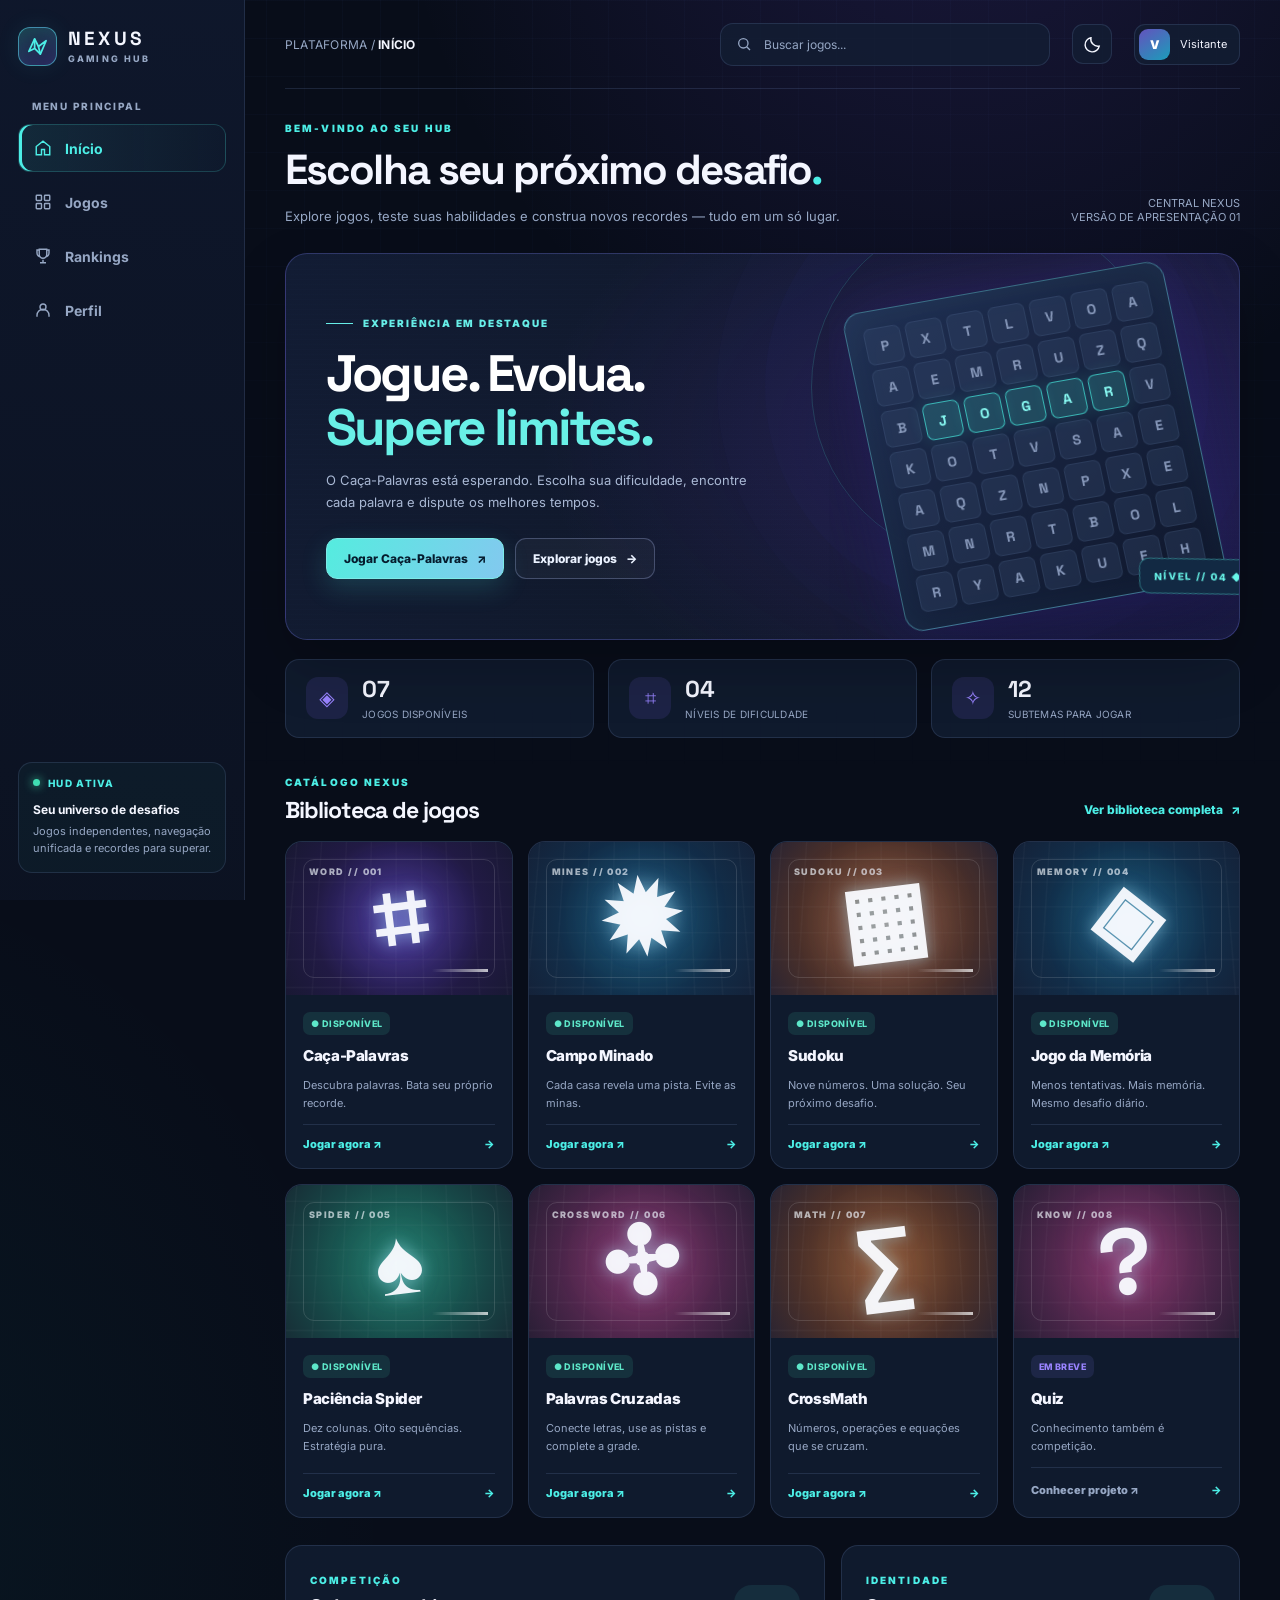
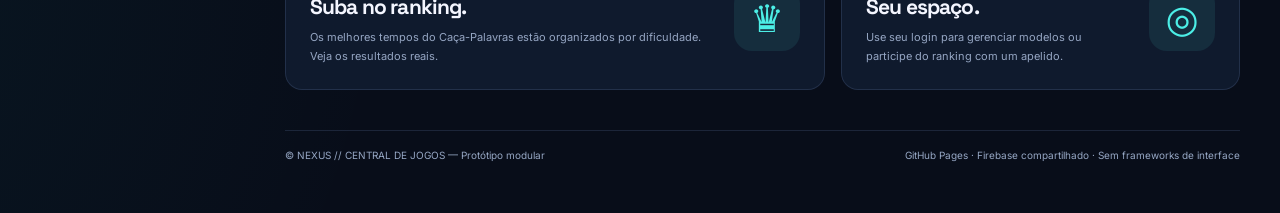
<file: index.html>
<!DOCTYPE html>
<html lang="pt-BR" data-mode="dark">
<head>
  <meta charset="UTF-8">
  <meta name="viewport" content="width=device-width, initial-scale=1">
  <meta name="theme-color" content="#080d19">
  <meta name="description" content="Central de Jogos Nexus: desafios, raciocínio e rankings. Explore Caça-Palavras, Campo Minado, Sudoku, Memória, Paciência Spider, Palavras Cruzadas e CrossMath.">
  <title>NEXUS | Central de Jogos</title>
  <link rel="stylesheet" href="./assets/css/hud.css">
  <script>
    // Preserva links antigos de modelos salvos, que antes abriam na raiz.
    const legacy = new URL(location.href);
    if (legacy.searchParams.has('modelo')) {
      const destination = new URL('./jogos/caca-palavras/', legacy);
      destination.search = legacy.search;
      destination.hash = legacy.hash;
      location.replace(destination.href);
    }
  </script>
</head>
<body>
  <div class="shell">
    <aside class="sidebar" aria-label="Navegação principal">
      <a class="logo" href="#inicio" aria-label="NEXUS, voltar ao início">
        <span class="logo-mark" aria-hidden="true">
          <svg viewBox="0 0 24 24" fill="none" stroke-width="1.8" stroke-linejoin="round"><path d="M3 17 9 4l4 8 8-6-6 14-6-6-6 3Z"/><path d="M9 4v10M13 12l2 8"/></svg>
        </span>
        <span class="logo-copy"><strong>NEXUS</strong><small>GAMING HUB</small></span>
      </a>

      <div>
        <div class="side-label">MENU PRINCIPAL</div>
        <nav class="side-menu" aria-label="Seções da central">
          <a class="nav-link active" data-page="inicio" href="#inicio" aria-current="page"><svg viewBox="0 0 24 24"><path d="m3 10 9-7 9 7v11h-7v-7h-4v7H3Z"/></svg> Início</a>
          <a class="nav-link" data-page="jogos" href="#jogos"><svg viewBox="0 0 24 24"><rect x="3" y="3" width="7" height="7" rx="1"/><rect x="14" y="3" width="7" height="7" rx="1"/><rect x="3" y="14" width="7" height="7" rx="1"/><rect x="14" y="14" width="7" height="7" rx="1"/></svg> Jogos</a>
          <a class="nav-link" data-page="ranking" href="#ranking"><svg viewBox="0 0 24 24"><path d="M8 21h8M12 17v4M7 4H4v4a5 5 0 0 0 5 5M17 4h3v4a5 5 0 0 1-5 5M7 3h10v7a5 5 0 0 1-10 0Z"/></svg> Rankings</a>
          <a class="nav-link" data-page="perfil" href="#perfil"><svg viewBox="0 0 24 24"><circle cx="12" cy="8" r="4"/><path d="M4 21v-2a8 8 0 0 1 16 0v2"/></svg> Perfil</a>
        </nav>
      </div>

      <div class="sidebar-foot">
        <div class="online">HUD ATIVA</div>
        <strong>Seu universo de desafios</strong>
        <p>Jogos independentes, navegação unificada e recordes para superar.</p>
      </div>
    </aside>

    <div class="main-panel">
      <header class="topbar">
        <a class="logo mobile-logo" href="#inicio" aria-label="NEXUS, início">
          <span class="logo-mark" aria-hidden="true"><svg viewBox="0 0 24 24" fill="none" stroke-width="1.8"><path d="M3 17 9 4l4 8 8-6-6 14-6-6-6 3Z"/></svg></span>
          <span class="logo-copy"><strong>NEXUS</strong><small>GAMING HUB</small></span>
        </a>
        <div class="breadcrumb">PLATAFORMA <span aria-hidden="true">/</span> <strong id="current-crumb">INÍCIO</strong></div>
        <label class="top-search" for="search-games">
          <svg viewBox="0 0 24 24" aria-hidden="true"><circle cx="11" cy="11" r="7"/><path d="m16 16 5 5"/></svg>
          <input id="search-games" type="search" autocomplete="off" placeholder="Buscar jogos..." aria-label="Buscar jogos no catálogo">
        </label>
        <button class="icon-btn" id="theme-toggle" title="Alternar tema" aria-label="Alternar tema claro ou escuro"><svg viewBox="0 0 24 24" aria-hidden="true"><path d="M20.5 14A9 9 0 0 1 10 3.5 9 9 0 1 0 20.5 14Z"/></svg></button>
        <a class="user-pill" href="#perfil" title="Ver perfil"><span class="avatar" id="mini-avatar">V</span><span id="mini-username">Visitante</span></a>
      </header>

      <main id="content">
        <!-- ===================== INÍCIO ===================== -->
        <section class="page" id="view-inicio" data-view="inicio" aria-labelledby="start-title">
          <div class="welcome-top">
            <div>
              <div class="eyebrow">BEM-VINDO AO SEU HUB</div>
              <h1 class="page-title" id="start-title">Escolha seu próximo desafio<span style="color:var(--cyan)">.</span></h1>
              <p class="page-sub">Explore jogos, teste suas habilidades e construa novos recordes — tudo em um só lugar.</p>
            </div>
            <span class="date-chip">CENTRAL NEXUS<br>VERSÃO DE APRESENTAÇÃO 01</span>
          </div>

          <section class="hero" aria-label="Jogo em destaque">
            <div class="hero-content">
              <div class="hero-kicker"><span></span> EXPERIÊNCIA EM DESTAQUE</div>
              <h2>Jogue. Evolua.<br><em>Supere limites.</em></h2>
              <p>O Caça-Palavras está esperando. Escolha sua dificuldade, encontre cada palavra e dispute os melhores tempos.</p>
              <div class="hero-buttons">
                <a class="btn btn-primary" href="./jogos/caca-palavras/">Jogar Caça-Palavras <span aria-hidden="true">↗</span></a>
                <a class="btn btn-outline" href="#jogos">Explorar jogos <span aria-hidden="true">→</span></a>
              </div>
            </div>
            <div class="hero-scene" aria-hidden="true">
              <div class="hero-board-wrap">
                <div class="hero-board" id="hero-board"></div>
                <div class="board-tag">NÍVEL // 04 <span aria-hidden="true">◆</span></div>
              </div>
            </div>
          </section>

          <div class="stats" aria-label="Números da plataforma">
            <div class="stat"><span class="stat-ico">◈</span><span><strong>07</strong><small>JOGOS DISPONÍVEIS</small></span></div>
            <div class="stat"><span class="stat-ico">⌗</span><span><strong>04</strong><small>NÍVEIS DE DIFICULDADE</small></span></div>
            <div class="stat"><span class="stat-ico">✧</span><span><strong>12</strong><small>SUBTEMAS PARA JOGAR</small></span></div>
          </div>

          <div class="section-head">
            <div><span class="eyebrow">CATÁLOGO NEXUS</span><h2>Biblioteca de jogos</h2></div>
            <a href="#jogos" class="link-btn">Ver biblioteca completa <span aria-hidden="true">↗</span></a>
          </div>
          <div class="game-grid" id="home-game-grid"></div>

          <div class="home-lower">
            <a class="callout" href="#ranking"><div><span class="eyebrow">COMPETIÇÃO</span><h3>Suba no ranking.</h3><p>Os melhores tempos do Caça-Palavras estão organizados por dificuldade. Veja os resultados reais.</p></div><span class="callout-icon" aria-hidden="true">♛</span></a>
            <a class="callout" href="#perfil"><div><span class="eyebrow">IDENTIDADE</span><h3>Seu espaço.</h3><p>Use seu login para gerenciar modelos ou participe do ranking com um apelido.</p></div><span class="callout-icon" aria-hidden="true">◎</span></a>
          </div>
        </section>

        <!-- ===================== BIBLIOTECA ===================== -->
        <section class="page" id="view-jogos" data-view="jogos" aria-labelledby="games-title" hidden>
          <span class="eyebrow">CATÁLOGO // 008</span>
          <h1 class="page-title" id="games-title">Biblioteca de jogos<span style="color:var(--cyan)">.</span></h1>
          <p class="page-sub">Escolha um jogo disponível ou conheça o que estamos planejando. Cada jogo funciona em seu próprio módulo.</p>
          <div class="filter-row" id="category-filters" aria-label="Filtrar jogos por categoria"></div>
          <p id="catalog-count" class="results-note" aria-live="polite"></p>
          <div class="game-grid" id="catalog-game-grid"></div>
          <div class="empty-box" id="catalog-empty" hidden>Nenhum jogo corresponde à pesquisa. Experimente outra palavra.</div>
        </section>

        <!-- ===================== RANKING ===================== -->
        <section class="page" id="view-ranking" data-view="ranking" aria-labelledby="rank-title" hidden>
          <span class="eyebrow">COMPETIÇÃO // MULTIJOGOS</span>
          <h1 class="page-title" id="rank-title">Hall da fama<span style="color:var(--cyan)">.</span></h1>
          <p class="page-sub">Consulte os rankings dos jogos com classificação habilitada. Cada modalidade mantém sua própria classificação no Firebase.</p>
          <div class="rank-game-controls" id="rank-game-controls" aria-label="Selecione o jogo do ranking">
            <button type="button" class="rank-game-btn active" data-rank-game="caca-palavras" aria-pressed="true">⌗ Caça-Palavras</button>
            <button type="button" class="rank-game-btn" data-rank-game="campo-minado" aria-pressed="false">✹ Campo Minado</button>
            <button type="button" class="rank-game-btn" data-rank-game="sudoku" aria-pressed="false">▦ Sudoku diário</button>
            <button type="button" class="rank-game-btn" data-rank-game="memoria" aria-pressed="false">◈ Memória diário</button>
            <button type="button" class="rank-game-btn" data-rank-game="paciencia-spider" aria-pressed="false">♠ Spider diário</button>
          </div>
          <div class="rank-controls" id="rank-controls" aria-label="Dificuldade do ranking">
            <button type="button" class="rank-tab" data-level="facil">Fácil</button>
            <button type="button" class="rank-tab active" data-level="medio">Médio</button>
            <button type="button" class="rank-tab" data-level="dificil">Difícil</button>
            <button type="button" class="rank-tab" data-level="extremo">Extremo</button>
          </div>
          <div class="rank-layout">
            <div class="rank-table" aria-live="polite">
              <div class="rank-row head"><span>#</span><span>Participante</span><span id="rank-score-label" style="text-align:right">Tempo</span></div>
              <div id="rank-body"><p class="feedback">Selecione um nível para consultar os recordes.</p></div>
            </div>
            <aside class="rank-note"><span class="eyebrow">COMO PARTICIPAR</span><h3 id="rank-help-title">Seu melhor tempo conta.</h3><p id="rank-help-text">Escolha um jogo e conclua a partida com cronômetro. No Sudoku, apenas o desafio diário sem dicas ou conferências entra no ranking, com um registro por dia e dificuldade.</p><a class="btn btn-primary" id="rank-game-link" href="./jogos/caca-palavras/">Abrir Caça-Palavras ↗</a><button type="button" id="rank-refresh" class="btn" style="margin-left:5px">↻ Atualizar</button><p id="rank-status" class="results-note" role="status"></p></aside>
          </div>
        </section>

        <!-- ===================== PERFIL ===================== -->
        <section class="page" id="view-perfil" data-view="perfil" aria-labelledby="profile-title" hidden>
          <span class="eyebrow">ACESSO // IDENTIDADE</span>
          <h1 class="page-title" id="profile-title">Meu perfil<span style="color:var(--cyan)">.</span></h1>
          <p class="page-sub">A autenticação do Firebase é compartilhada com o Caça-Palavras no mesmo domínio.</p>
          <div class="profile-panel">
            <div class="profile-avatar" id="profile-avatar">V</div>
            <h2 id="profile-name">Visitante</h2>
            <p id="profile-desc">Você pode jogar livremente sem conta. Para salvar modelos, use seu login no Caça-Palavras; para disputar o ranking, basta informar um apelido após vencer com cronômetro.</p>
            <div class="profile-actions"><a href="./jogos/caca-palavras/" class="btn btn-primary">Abrir Caça-Palavras ↗</a><button class="btn" id="profile-refresh" type="button">↻ Consultar sessão</button></div>
            <p class="results-note" id="profile-status" role="status"></p>
          </div>
        </section>
      </main>

      <footer class="footerline"><span>© NEXUS // CENTRAL DE JOGOS — Protótipo modular</span><span>GitHub Pages · Firebase compartilhado · Sem frameworks de interface</span></footer>
    </div>
  </div>

  <dialog id="game-modal" aria-labelledby="modal-title">
    <span class="eyebrow" id="modal-kicker">EXPANSÃO NEXUS</span>
    <h2 id="modal-title">Novo jogo</h2>
    <p id="modal-description"></p>
    <p><strong>Este módulo ainda está em planejamento.</strong> O cartão apresenta o conceito, mas não simula um jogo inexistente.</p>
    <form method="dialog"><button class="btn btn-primary" value="close">Entendido</button></form>
  </dialog>

  <script type="module" src="./assets/js/app.js?v=20261020-crossmath1"></script>
</body>
</html>
</file>
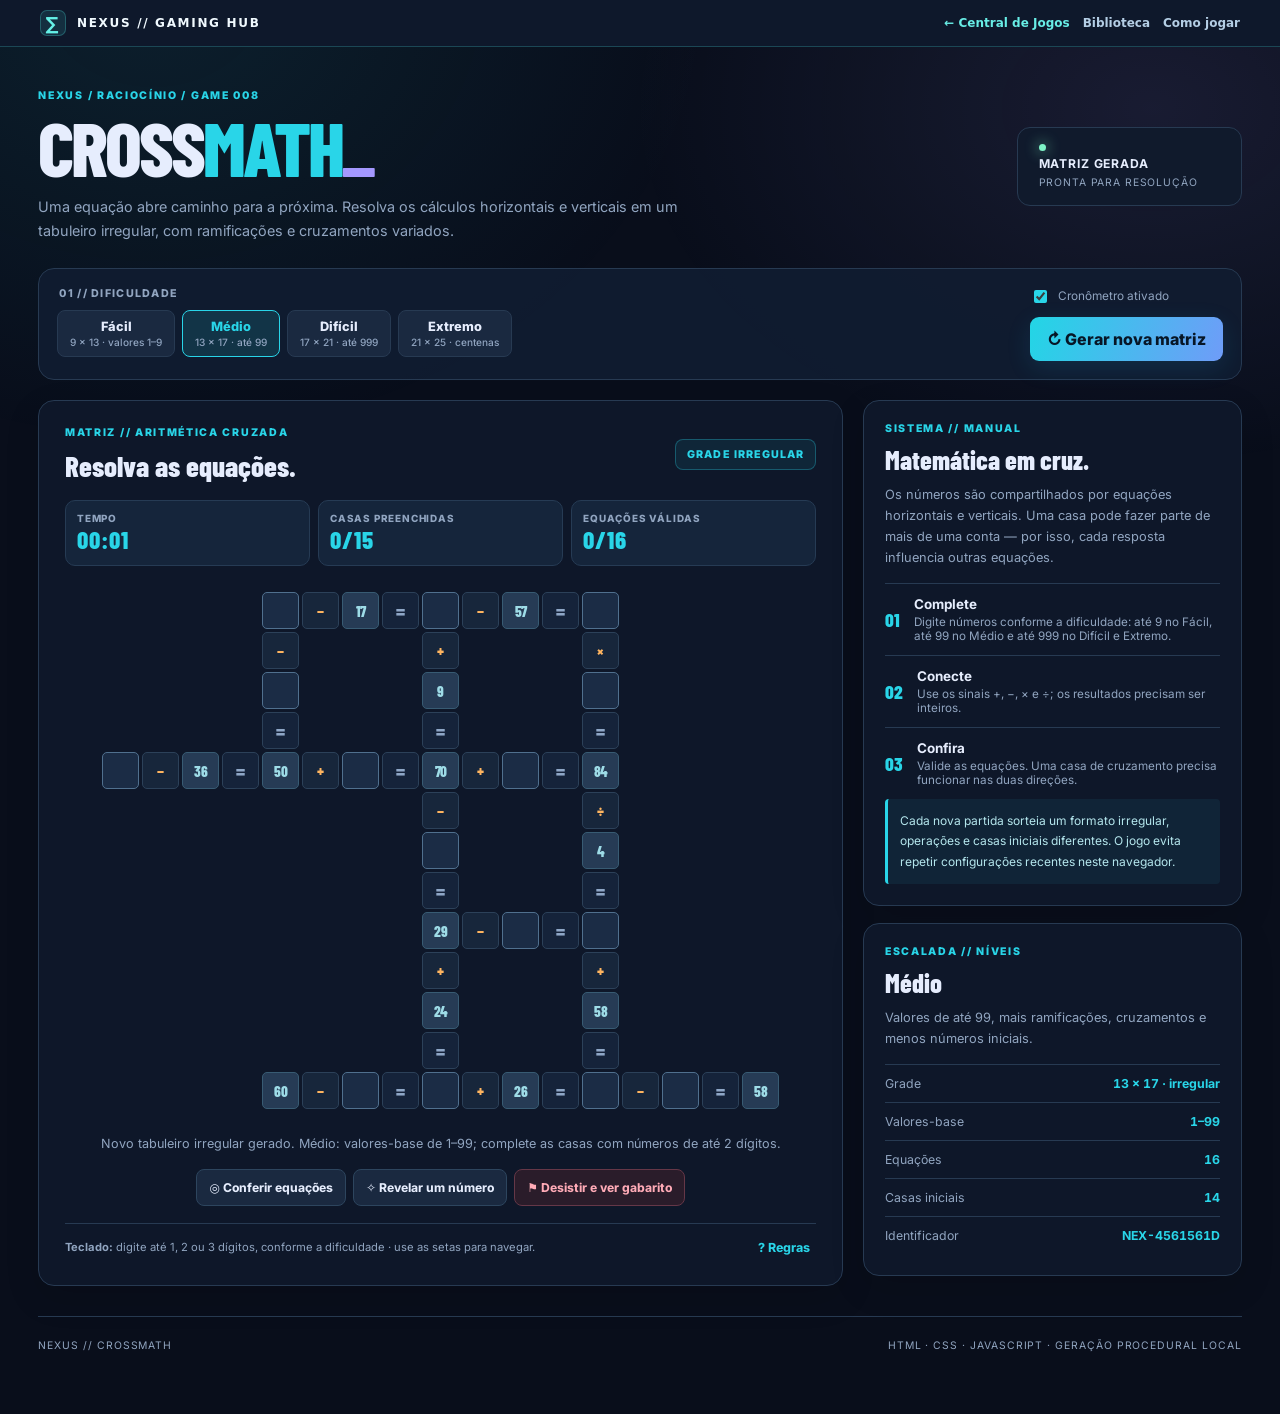
<file: jogos/crossmath/index.html>
<!DOCTYPE html>
<html lang="pt-BR" data-mode="dark">
<head>
  <meta charset="UTF-8">
  <meta name="viewport" content="width=device-width, initial-scale=1">
  <meta name="theme-color" content="#080e1a">
  <meta name="description" content="CrossMath NEXUS: desafios matemáticos em tabuleiros irregulares gerados a cada partida, com quatro dificuldades.">
  <title>CrossMath | NEXUS</title>
  <link rel="stylesheet" href="../../assets/css/game-bridge.css">
  <link rel="stylesheet" href="./estilo.css?v=20261020-values-r2">
</head>
<body>
  <nav class="portal-nav" aria-label="Navegação NEXUS">
    <a class="portal-brand" href="../../"><span class="portal-emblem">∑</span> NEXUS // GAMING HUB</a>
    <div class="portal-links">
      <a class="portal-back" href="../../">← Central de Jogos</a>
      <a href="../../#jogos">Biblioteca</a>
      <a href="#manual">Como jogar</a>
    </div>
  </nav>
  <div class="ambient" aria-hidden="true"></div>
  <main class="shell">
    <header class="page-head">
      <div>
        <div class="eyebrow">NEXUS / RACIOCÍNIO / GAME 008</div>
        <h1>CROSS<span>MATH</span><i>_</i></h1>
        <p class="intro">Uma equação abre caminho para a próxima. Resolva os cálculos horizontais e verticais em um tabuleiro irregular, com ramificações e cruzamentos variados.</p>
      </div>
      <div class="game-status"><span class="status-light"></span><strong id="mission-state">SISTEMA PRONTO</strong><small id="status-caption">GERAÇÃO PROCEDURAL ATIVA</small></div>
    </header>

    <section class="config" aria-label="Configurações da partida">
      <fieldset class="config-group difficulty-fieldset">
        <legend>01 // DIFICULDADE</legend>
        <div class="choices" id="level-options">
          <button type="button" data-level="facil" aria-pressed="false">Fácil <small>9 × 13 · valores 1–9</small></button>
          <button type="button" data-level="medio" class="active" aria-pressed="true">Médio <small>13 × 17 · até 99</small></button>
          <button type="button" data-level="dificil" aria-pressed="false">Difícil <small>17 × 21 · até 999</small></button>
          <button type="button" data-level="extremo" aria-pressed="false">Extremo <small>21 × 25 · centenas</small></button>
        </div>
      </fieldset>
      <div class="config-group config-actions">
        <label class="clock-option"><input type="checkbox" id="clock-enabled" checked> Cronômetro ativado</label>
        <button type="button" id="new-round" class="primary-btn">↻ Gerar nova matriz</button>
      </div>
    </section>

    <div class="game-layout">
      <section class="board-panel" aria-labelledby="board-title">
        <div class="board-heading">
          <div><div class="eyebrow">MATRIZ // ARITMÉTICA CRUZADA</div><h2 id="board-title">Resolva as equações.</h2></div>
          <span class="mode-stamp" id="game-mode-label">MODO PROCEDURAL</span>
        </div>
        <div class="metrics">
          <div><small>TEMPO</small><strong id="elapsed">00:00</strong></div>
          <div><small>CASAS PREENCHIDAS</small><strong id="filled">0/0</strong></div>
          <div><small>EQUAÇÕES VÁLIDAS</small><strong id="equations">0/24</strong></div>
        </div>
        <div class="board-scroller" aria-label="Tabuleiro com rolagem horizontal quando necessário">
          <div id="board" class="math-board" role="grid" aria-label="Grade de equações matemáticas"></div>
        </div>
        <p class="notice" id="game-message" role="status" aria-live="polite">Preencha as casas vazias conforme a faixa numérica da dificuldade. As equações se conectam pelos números compartilhados.</p>
        <div class="tools" role="group" aria-label="Ferramentas da partida">
          <button type="button" id="check-board">◎ Conferir equações</button>
          <button type="button" id="hint">✧ Revelar um número</button>
          <button type="button" id="give-up" class="danger-btn">⚑ Desistir e ver gabarito</button>
        </div>
        <div class="board-footer">
          <span><b>Teclado:</b> digite até 1, 2 ou 3 dígitos, conforme a dificuldade · use as setas para navegar.</span>
          <button type="button" class="link-btn" id="help-open">? Regras</button>
        </div>
      </section>

      <aside class="side-stack" id="manual">
        <section class="info-card">
          <div class="eyebrow">SISTEMA // MANUAL</div>
          <h2>Matemática em cruz.</h2>
          <p>Os números são compartilhados por equações horizontais e verticais. Uma casa pode fazer parte de mais de uma conta — por isso, cada resposta influencia outras equações.</p>
          <div class="instruction"><b>01</b><div><strong>Complete</strong><small>Digite números conforme a dificuldade: até 9 no Fácil, até 99 no Médio e até 999 no Difícil e Extremo.</small></div></div>
          <div class="instruction"><b>02</b><div><strong>Conecte</strong><small>Use os sinais +, −, × e ÷; os resultados precisam ser inteiros.</small></div></div>
          <div class="instruction"><b>03</b><div><strong>Confira</strong><small>Valide as equações. Uma casa de cruzamento precisa funcionar nas duas direções.</small></div></div>
          <div class="side-tip">Cada nova partida sorteia um formato irregular, operações e casas iniciais diferentes. O jogo evita repetir configurações recentes neste navegador.</div>
        </section>
        <section class="info-card difficulty-info">
          <div class="eyebrow">ESCALADA // NÍVEIS</div>
          <h2 id="level-title">Médio</h2>
          <p id="level-description">Uma matriz maior, mais cruzamentos e menos números revelados.</p>
          <div class="level-facts"><span>Grade</span><strong id="level-grid">13 × 13</strong></div>
          <div class="level-facts"><span>Valores-base</span><strong id="level-range">1–99</strong></div>
          <div class="level-facts"><span>Equações</span><strong id="level-equation-count">24</strong></div>
          <div class="level-facts"><span>Casas iniciais</span><strong id="level-givens">—</strong></div>
          <div class="level-facts"><span>Identificador</span><strong id="puzzle-id">NEX-000000</strong></div>
        </section>
      </aside>
    </div>
    <footer>NEXUS // CROSSMATH <span>HTML · CSS · JAVASCRIPT · GERAÇÃO PROCEDURAL LOCAL</span></footer>
  </main>

  <dialog id="result-dialog" aria-labelledby="result-title">
    <div class="result-icon" id="result-icon">∑</div>
    <div class="eyebrow">SISTEMA // MATRIZ FINALIZADA</div>
    <h2 id="result-title">Equações resolvidas!</h2>
    <p id="result-description"></p>
    <div class="dialog-actions">
      <button type="button" id="result-next" class="primary-btn">↻ Nova matriz</button>
      <button type="button" id="result-close">Ver tabuleiro</button>
    </div>
  </dialog>
  <dialog id="help-dialog" aria-labelledby="help-title">
    <div class="eyebrow">NEXUS // MANUAL CROSSMATH</div>
    <h2 id="help-title">Como jogar</h2>
    <p>Preencha cada casa numérica vazia com um valor positivo. O limite depende da dificuldade: Fácil usa valores de 1 a 9; Médio, até 99; Difícil, valores-base de 10 a 999; Extremo, valores-base de 100 a 999. Os operandos podem variar de 1 até o limite do nível.</p>
    <p>As contas se cruzam: um número pode ser o resultado de uma equação e, ao mesmo tempo, o primeiro número de outra. Todas as equações horizontais e verticais precisam estar corretas.</p>
    <p><strong>Conferir equações</strong> destaca contas válidas e as que precisam de revisão. <strong>Revelar um número</strong> preenche uma casa. <strong>Desistir e ver gabarito</strong> mostra a solução gerada para a partida atual.</p>
    <p>Há quatro dificuldades, de Fácil a Extremo, com tabuleiros assimétricos e ramificações variadas. Cada partida é gerada na hora; o navegador guarda uma pequena lista de matrizes recentes para evitar repetições imediatas.</p>
    <button type="button" id="help-close" class="primary-btn">Entendido</button>
  </dialog>
  <script type="module" src="./jogo.js?v=20261020-values-r2"></script>
</body>
</html>
</file>
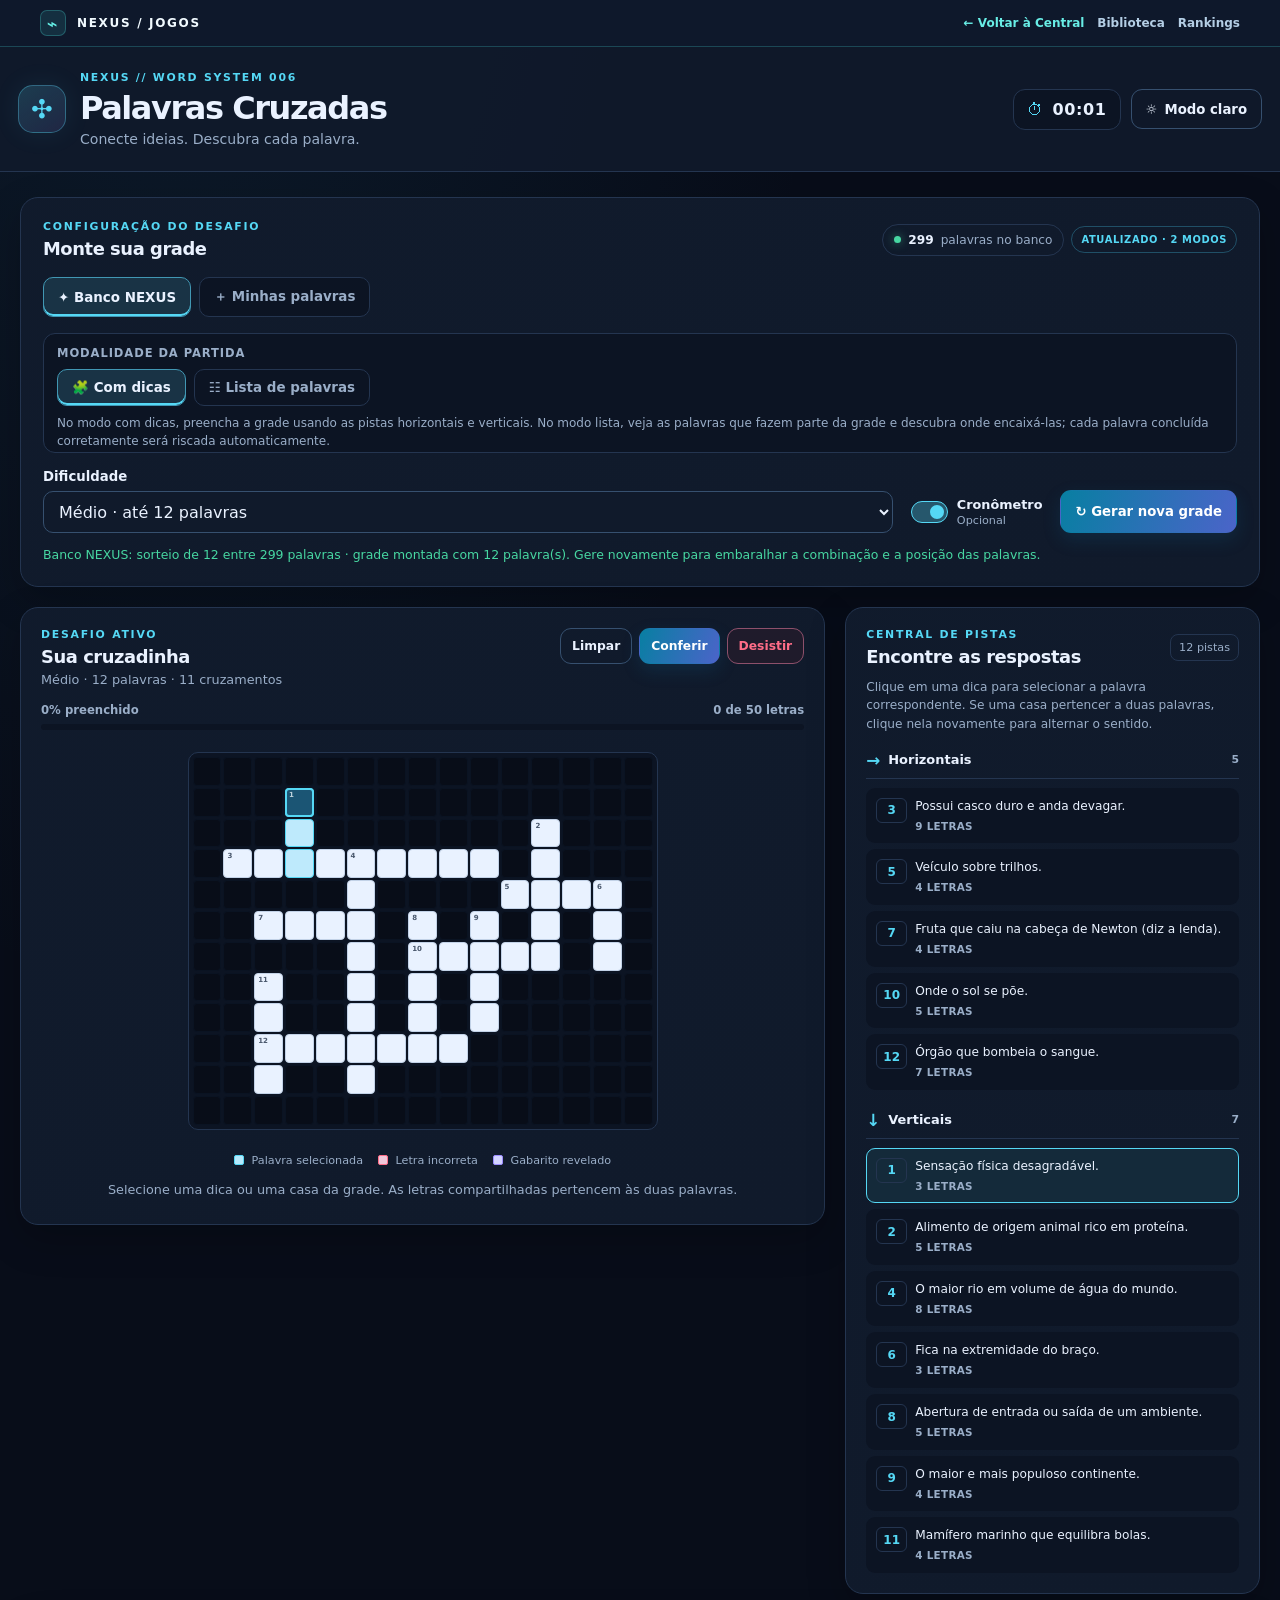
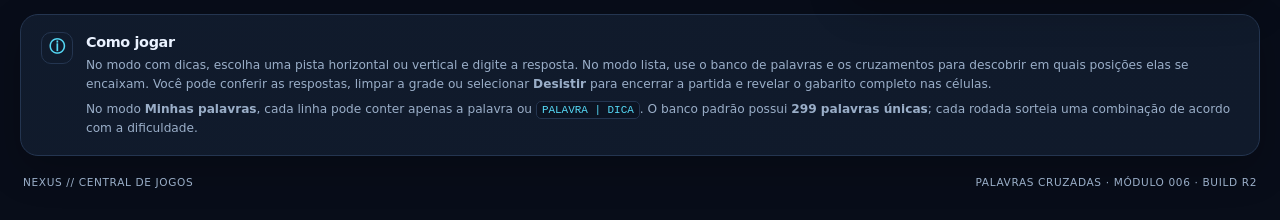
<file: jogos/palavras-cruzadas/index.html>
<!DOCTYPE html>
<html lang="pt-BR" data-theme="dark">
<head>
  <meta charset="UTF-8">
  <meta name="viewport" content="width=device-width, initial-scale=1">
  <meta name="theme-color" content="#080d19">
  <meta name="description" content="Monte e resolva palavras cruzadas no NEXUS. Escolha palavras do banco ou crie um desafio personalizado.">
  <title>Palavras Cruzadas | NEXUS</title>
  <link rel="stylesheet" href="../../assets/css/game-bridge.css?v=20261020-r3">
  <link rel="stylesheet" href="./estilo.css?v=20261020-r3">
</head>
<body>
  <nav class="portal-nav" aria-label="Navegação da Central NEXUS">
    <a class="portal-brand" href="../../index.html"><span class="portal-emblem" aria-hidden="true">⌁</span> NEXUS / JOGOS</a>
    <div class="portal-links">
      <a class="portal-back" href="../../index.html">← Voltar à Central</a>
      <a href="../../index.html#jogos">Biblioteca</a>
      <a href="../../index.html#ranking">Rankings</a>
    </div>
  </nav>

  <header class="game-topbar">
    <div class="brand-lockup">
      <span class="brand-icon" aria-hidden="true">✣</span>
      <div><p class="eyebrow">NEXUS // WORD SYSTEM 006</p><h1>Palavras Cruzadas</h1><p class="subtitle">Conecte ideias. Descubra cada palavra.</p></div>
    </div>
    <div class="top-actions">
      <div class="timer-chip" aria-live="off"><span>⏱</span><strong id="timer">00:00</strong></div>
      <button type="button" class="btn btn-quiet" id="theme-toggle" aria-label="Alternar tema">☼ <span id="theme-label">Modo claro</span></button>
    </div>
  </header>

  <main class="page-shell">
    <section class="setup-panel panel" aria-labelledby="setup-title">
      <div class="section-heading">
        <div><p class="eyebrow">CONFIGURAÇÃO DO DESAFIO</p><h2 id="setup-title">Monte sua grade</h2></div>
        <div class="bank-status"><span class="bank-count"><span class="status-dot"></span><strong id="bank-count">299</strong> palavras no banco</span><span class="build-stamp" title="Versão atualizada do Palavras Cruzadas">ATUALIZADO · 2 MODOS</span></div>
      </div>

      <div class="source-tabs" role="tablist" aria-label="Origem das palavras">
        <button type="button" class="source-tab active" id="tab-bank" data-source="bank" role="tab" aria-selected="true">✦ Banco NEXUS</button>
        <button type="button" class="source-tab" id="tab-custom" data-source="custom" role="tab" aria-selected="false">＋ Minhas palavras</button>
      </div>

      <div class="mode-selector">
        <p class="mode-label">Modalidade da partida</p>
        <div class="source-tabs" role="tablist" aria-label="Modalidade de palavras cruzadas">
          <button type="button" class="source-tab active" id="mode-clues" role="tab" aria-selected="true">🧩 Com dicas</button>
          <button type="button" class="source-tab" id="mode-list" role="tab" aria-selected="false">☷ Lista de palavras</button>
        </div>
        <p class="field-help">No modo com dicas, preencha a grade usando as pistas horizontais e verticais. No modo lista, veja as palavras que fazem parte da grade e descubra onde encaixá-las; cada palavra concluída corretamente será riscada automaticamente.</p>
      </div>

      <div id="custom-panel" class="custom-panel" hidden>
        <label for="custom-words">Sua lista personalizada <span>até 50 palavras</span></label>
        <textarea id="custom-words" rows="5" maxlength="6000" placeholder="Digite uma palavra por linha. Para criar uma dica, use PALAVRA | DICA.&#10;&#10;Exemplo:&#10;PRAIA | Faixa de areia junto ao mar&#10;GATO | Animal doméstico que mia&#10;MONTANHA | Grande elevação natural"></textarea>
        <p class="field-help">Aceita palavras de 2 a 16 letras. Acentos e espaços são tratados automaticamente. Linhas sem dica recebem uma indicação neutra; para uma cruzadinha mais interessante, use <code>PALAVRA | DICA</code>.</p>
      </div>

      <div class="setup-controls">
        <label class="select-field" for="difficulty"><span>Dificuldade</span>
          <select id="difficulty">
            <option value="facil">Fácil · até 8 palavras</option>
            <option value="medio" selected>Médio · até 12 palavras</option>
            <option value="dificil">Difícil · até 16 palavras</option>
            <option value="extremo">Extremo · até 20 palavras</option>
          </select>
        </label>
        <label class="timer-option"><input type="checkbox" id="timer-enabled" checked><span class="toggle-look" aria-hidden="true"></span><span><strong>Cronômetro</strong><small>Opcional</small></span></label>
        <button type="button" class="btn btn-primary" id="generate-puzzle">↻ Gerar nova grade</button>
      </div>
      <p id="setup-feedback" class="setup-feedback" role="status">Escolha a dificuldade e gere uma nova grade quando quiser.</p>
    </section>

    <section class="game-layout" aria-label="Área do jogo">
      <section class="board-panel panel" aria-labelledby="board-title">
        <div class="board-heading">
          <div><p class="eyebrow">DESAFIO ATIVO</p><h2 id="board-title">Sua cruzadinha</h2><p id="board-subtitle" class="muted">Selecione uma casa para começar.</p></div>
          <div class="board-actions">
            <button type="button" class="btn btn-quiet" id="clear-board">Limpar</button>
            <button type="button" class="btn btn-primary" id="check-answers">Conferir</button>
            <button type="button" class="btn btn-danger" id="give-up" aria-label="Desistir e revelar o gabarito" title="Encerrar a partida e preencher a grade com as respostas corretas">Desistir</button>
          </div>
        </div>

        <div class="progress-line"><div><span id="progress-label">0% preenchido</span><span id="letter-count">0 letras</span></div><div class="progress-track"><div id="progress-fill" class="progress-fill"></div></div></div>
        <div class="board-scroll" id="board-scroll"><div id="crossword-board" class="crossword-board" aria-label="Grade de palavras cruzadas"></div></div>
        <div class="board-legend"><span><i class="legend-square active-square"></i> Palavra selecionada</span><span><i class="legend-square wrong-square"></i> Letra incorreta</span><span><i class="legend-square revealed-square"></i> Gabarito revelado</span></div>
        <div class="virtual-keyboard" id="virtual-keyboard" aria-label="Teclado virtual"></div>
        <div id="game-feedback" class="game-feedback" role="status" aria-live="polite">As palavras se cruzam pelas letras em comum. Use as dicas para preencher a grade.</div>
        <div id="win-banner" class="win-banner" hidden><span class="win-icon">✦</span><div><strong id="win-title">Desafio concluído!</strong><p id="win-message">Todas as palavras estão corretas.</p></div><button type="button" class="btn btn-primary" id="next-puzzle">Próxima grade ↗</button></div>
      </section>

      <aside class="clues-panel panel" aria-label="Dicas e palavras da cruzadinha">
        <div id="clues-content">
          <div class="clues-title"><div><p class="eyebrow">CENTRAL DE PISTAS</p><h2>Encontre as respostas</h2></div><span class="clue-counter" id="clue-count">0 pistas</span></div>
          <p class="clue-instructions">Clique em uma dica para selecionar a palavra correspondente. Se uma casa pertencer a duas palavras, clique nela novamente para alternar o sentido.</p>
          <section class="clue-group" aria-labelledby="across-title"><h3 id="across-title"><span>→</span> Horizontais <small id="across-count">0</small></h3><div id="across-clues" class="clue-list"></div></section>
          <section class="clue-group" aria-labelledby="down-title"><h3 id="down-title"><span>↓</span> Verticais <small id="down-count">0</small></h3><div id="down-clues" class="clue-list"></div></section>
        </div>
        <div id="word-list-content" hidden>
          <div class="clues-title"><div><p class="eyebrow">BANCO DE RESPOSTAS</p><h2>Palavras para descobrir</h2></div><span class="clue-counter" id="word-list-count">0/0</span></div>
          <p class="clue-instructions">Use os cruzamentos e o tamanho dos espaços para descobrir onde cada palavra se encaixa. Quando todas as letras de uma palavra estiverem corretas, ela será riscada automaticamente.</p>
          <ul id="target-word-list" class="target-word-list" aria-live="polite"></ul>
        </div>
        <div id="unused-panel" class="unused-panel" hidden><strong>Não encaixadas nesta grade</strong><p id="unused-words"></p><small>Gere outra grade para tentar uma combinação diferente.</small></div>
      </aside>
    </section>

    <section class="how-panel panel">
      <div class="how-icon" aria-hidden="true">ⓘ</div><div><h2>Como jogar</h2><p>No modo com dicas, escolha uma pista horizontal ou vertical e digite a resposta. No modo lista, use o banco de palavras e os cruzamentos para descobrir em quais posições elas se encaixam. Você pode conferir as respostas, limpar a grade ou selecionar <strong>Desistir</strong> para encerrar a partida e revelar o gabarito completo nas células.</p><p class="field-help">No modo <strong>Minhas palavras</strong>, cada linha pode conter apenas a palavra ou <code>PALAVRA | DICA</code>. O banco padrão possui <strong id="bank-count-copy">299 palavras únicas</strong>; cada rodada sorteia uma combinação de acordo com a dificuldade.</p></div>
    </section>
    <footer class="footerline"><span>NEXUS // CENTRAL DE JOGOS</span><span>PALAVRAS CRUZADAS · MÓDULO 006 · BUILD R2</span></footer>
  </main>

  <script src="../../assets/js/word-bank.js?v=20261020-r3"></script>
  <script type="module" src="./jogo.js?v=20261020-r3"></script>
</body>
</html>
</file>
<file: assets/css/hud.css>
@import url('https://fonts.googleapis.com/css2?family=Inter:wght@400;500;600;700;800;900&family=Space+Grotesk:wght@400;500;600;700&display=swap');
:root {
  color-scheme: dark;
  --bg: #080d19;
  --panel: #111b2e;
  --panel2:#152039;
  --surface:rgba(19,31,52,.76);
  --border:rgba(122,151,204,.18);
  --text:#f4f6ff;
  --muted:#96a7c4;
  --cyan:#4ceee6;
  --purple:#9983ff;
  --pink:#f970bd;
  --glow:rgba(76,238,230,.18);
  --shadow:0 25px 60px rgba(0,0,0,.20);
}
:root[data-mode='light'] {
  color-scheme:light;
  --bg:#f2f5ff;
  --panel:#ffffff;
  --panel2:#f5f8ff;
  --surface:rgba(255,255,255,.90);
  --border:rgba(70,90,135,.18);
  --text:#14203c;
  --muted:#667999;
  --cyan:#007b83;
  --purple:#6850dc;
  --pink:#ba3380;
  --glow:rgba(53,82,179,.1);
  --shadow:0 15px 35px rgba(24,42,93,.08);
}
* {box-sizing:border-box}
html {scroll-behavior:smooth}
body {
  margin:0; min-height:100vh; font-family:Inter,system-ui,Arial,sans-serif;
  background:var(--bg); color:var(--text); font-size:14px;
  background-image:radial-gradient(ellipse 70% 60% at 75% -14%,rgba(119,77,239,.18),transparent 65%),radial-gradient(ellipse 70% 55% at -18% 85%,rgba(18,216,209,.055),transparent 70%);
}
body::before {
  content:"";position:fixed;inset:0;pointer-events:none;z-index:-1;
  background:linear-gradient(rgba(91,126,209,.035) 1px,transparent 1px),linear-gradient(90deg,rgba(91,126,209,.035) 1px,transparent 1px);
  background-size:38px 38px;mask-image:linear-gradient(to bottom,black,transparent 90%);
}
a {color:inherit;text-decoration:none}
button,input {font:inherit}
button {cursor:pointer}
button:disabled {cursor:default;opacity:.6}
[hidden] {display:none!important}
:focus-visible {outline:2px solid var(--cyan);outline-offset:4px}
button {border:0}
.eyebrow {color:var(--cyan);font-size:10px;font-weight:900;letter-spacing:.21em;text-transform:uppercase}
.logo {display:flex;align-items:center;gap:11px;flex-shrink:0}
.logo-mark {width:39px;height:39px;border:1px solid rgba(94,239,255,.5);border-radius:12px;display:grid;place-items:center;background:linear-gradient(160deg,rgba(76,238,230,.19),rgba(135,77,255,.22));box-shadow:inset 0 0 15px rgba(76,238,230,.06),0 0 25px rgba(76,238,230,.08)}
.logo-mark svg {width:23px;height:23px;stroke:var(--cyan)}
.logo-copy strong {font-family:'Space Grotesk',Inter,sans-serif;font-size:19px;font-weight:700;letter-spacing:.17em;line-height:1;display:block}
.logo-copy small {font-size:9px;font-weight:800;color:var(--muted);letter-spacing:.24em}
.shell {display:grid;grid-template-columns:245px minmax(0,1fr);min-height:100vh}
.sidebar {position:sticky;top:0;height:100vh;padding:27px 18px;display:flex;flex-direction:column;gap:34px;background:linear-gradient(185deg,rgba(15,24,44,.96),rgba(12,19,34,.96));border-right:1px solid var(--border);z-index:5}
:root[data-mode='light'] .sidebar {background:rgba(255,255,255,.95)}
.side-label {color:var(--muted);font-size:10px;letter-spacing:.17em;font-weight:800;padding:0 14px;margin-bottom:12px}
.side-menu {display:grid;gap:6px}
.nav-link {display:flex;align-items:center;gap:13px;padding:14px 15px;border:1px solid transparent;border-radius:12px;color:var(--muted);font-weight:700;transition:background .2s,color .2s,border-color .2s}
.nav-link svg {width:18px;height:18px;stroke:currentColor;fill:none;stroke-width:1.9;flex-shrink:0}
.nav-link:hover {background:rgba(136,129,255,.08);color:var(--text)}
.nav-link.active {color:var(--cyan);border-color:rgba(76,238,230,.19);background:linear-gradient(90deg,rgba(76,238,230,.09),rgba(76,238,230,.015));box-shadow:inset 3px 0 var(--cyan)}
.sidebar-foot {margin-top:auto;border:1px solid var(--border);border-radius:14px;background:rgba(76,238,230,.035);padding:14px}
.sidebar-foot strong {display:block;font-size:12px;margin-bottom:6px}
.sidebar-foot p {color:var(--muted);font-size:11px;line-height:1.6;margin:0}
.online {display:flex;align-items:center;gap:8px;color:var(--cyan);font-size:10px;font-weight:800;letter-spacing:.13em;margin-bottom:13px}
.online::before {content:"";width:7px;height:7px;background:#40deb2;box-shadow:0 0 10px #40deb2;border-radius:50%}
.main-panel {min-width:0;max-width:1500px;width:100%;margin:0 auto;padding:0 40px 52px}
.topbar {height:89px;display:flex;align-items:center;gap:22px;border-bottom:1px solid var(--border)}
.mobile-logo {display:none}
.breadcrumb {font-size:12px;color:var(--muted);letter-spacing:.02em;white-space:nowrap}
.breadcrumb strong {color:var(--text);font-weight:700}
.top-search {display:flex;gap:10px;align-items:center;margin-left:auto;width:min(330px,36vw);padding:12px 15px;background:var(--surface);border:1px solid var(--border);border-radius:13px;color:var(--muted);transition:border-color .2s}
.top-search:focus-within {border-color:var(--cyan)}
.top-search svg {width:16px;height:16px;stroke:currentColor;fill:none;stroke-width:2;flex-shrink:0}
.top-search input {min-width:0;width:100%;background:transparent;border:0;outline:none;color:var(--text);font-size:12px}
.top-search input::placeholder {color:var(--muted)}
.icon-btn {width:40px;height:40px;display:grid;place-items:center;border-radius:11px;color:var(--text);background:var(--surface);border:1px solid var(--border);transition:transform .2s,border-color .2s}
.icon-btn:hover {border-color:var(--cyan);transform:translateY(-2px)}
.icon-btn svg {width:19px;height:19px;stroke:currentColor;stroke-width:1.8;fill:none}
.user-pill {display:flex;align-items:center;gap:10px;padding:4px 12px 4px 4px;background:var(--surface);border:1px solid var(--border);border-radius:11px;color:var(--text);font-size:11px;white-space:nowrap}
.avatar {height:31px;width:31px;display:grid;place-items:center;border-radius:9px;background:linear-gradient(145deg,#6452bd,#1b9dba);font-size:12px;font-weight:900;color:white}
.page {padding-top:33px}
.page-title {font-family:'Space Grotesk',Inter,sans-serif;font-weight:700;letter-spacing:-.045em;font-size:clamp(28px,3.4vw,42px);margin:9px 0 9px}
.page-sub {color:var(--muted);font-size:13px;line-height:1.75;margin:0;max-width:670px}
.welcome-top {display:flex;justify-content:space-between;align-items:end;gap:20px;margin-bottom:25px}
.date-chip {color:var(--muted);font-size:11px;text-align:right;padding-bottom:4px}
.hero {position:relative;overflow:hidden;min-height:340px;border:1px solid rgba(111,117,221,.32);border-radius:22px;background:radial-gradient(ellipse 80% 120% at 81% 47%,rgba(92,45,183,.30),transparent 68%),linear-gradient(120deg,#121c34,#101829 65%,#141a39);box-shadow:var(--shadow);display:grid;grid-template-columns:minmax(0,1.14fr) minmax(260px,.86fr)}
.hero::before {content:"";position:absolute;inset:0;pointer-events:none;background:repeating-linear-gradient(0deg,transparent,transparent 4px,rgba(90,147,237,.018) 5px);}
.hero::after {content:"";position:absolute;width:350px;height:350px;border:1px solid rgba(76,238,230,.17);border-radius:50%;right:8%;top:-11%;box-shadow:0 0 0 46px rgba(85,88,228,.025),0 0 0 94px rgba(85,88,228,.015);pointer-events:none}
.hero-content {position:relative;z-index:2;padding:42px 0 38px 40px;display:flex;flex-direction:column;justify-content:center;align-items:flex-start}
.hero-kicker {display:flex;align-items:center;gap:10px;color:#67eee8;font-weight:900;font-size:10px;letter-spacing:.18em}
.hero-kicker span {display:block;width:27px;height:1px;background:#67eee8}
.hero h2 {font-family:'Space Grotesk',Inter,sans-serif;color:#fff;font-size:clamp(34px,4vw,60px);letter-spacing:-.055em;line-height:1.04;margin:18px 0 15px;max-width:570px}
.hero h2 em {font-style:normal;color:#69f0e7}
.hero p {color:#a9b8d4;line-height:1.7;font-size:13px;max-width:440px;margin:0 0 25px}
.hero-buttons {display:flex;gap:11px;flex-wrap:wrap}
.btn {display:inline-flex;justify-content:center;align-items:center;gap:9px;padding:12px 17px;border-radius:11px;border:1px solid var(--border);background:var(--surface);color:var(--text);font-size:12px;font-weight:800;transition:transform .2s,box-shadow .2s,background .2s}
.btn:hover {transform:translateY(-2px)}
.btn-primary {background:linear-gradient(110deg,#55ecdf,#82c9ef);border-color:#7cebe7;color:#051c2e;box-shadow:0 9px 26px rgba(65,222,217,.18)}
.btn-outline {background:rgba(255,255,255,.035);border-color:rgba(170,184,236,.30);color:#ebf2ff}
.hero-scene {position:relative;z-index:1;display:grid;place-items:center;perspective:900px;min-width:0;overflow:hidden}
.hero-board-wrap {position:relative;transform:rotate(-11deg) skew(1deg,1deg);animation:float 7s ease-in-out infinite;filter:drop-shadow(0 25px 44px rgba(5,0,34,.44));margin:30px}
.hero-board {display:grid;grid-template-columns:repeat(7,1fr);gap:5px;padding:17px;border:1px solid rgba(115,233,253,.40);border-radius:18px;background:linear-gradient(145deg,rgba(32,48,83,.98),rgba(15,23,43,.98));box-shadow:inset 0 0 36px rgba(82,214,255,.05),0 0 65px rgba(124,98,255,.16)}
.hero-board span {height:37px;width:37px;display:grid;place-items:center;border-radius:7px;border:1px solid rgba(126,156,199,.12);background:rgba(52,72,107,.35);font:800 14px 'Space Grotesk',sans-serif;color:#8899bb}
.hero-board span.hit {background:rgba(72,240,228,.18);border:1px solid rgba(72,240,228,.65);color:#8bfff7;box-shadow:0 0 17px rgba(72,240,228,.14)}
.board-tag {position:absolute;bottom:-12px;right:-30px;border:1px solid rgba(88,242,230,.38);background:#122943;color:#68f6ea;border-radius:10px;padding:11px 14px;font:800 10px Inter,sans-serif;letter-spacing:.14em;white-space:nowrap;transform:rotate(11deg)}
.stats {display:grid;grid-template-columns:repeat(3,minmax(0,1fr));gap:14px;margin:19px 0 34px}
.stat {display:flex;align-items:center;gap:14px;border:1px solid var(--border);border-radius:14px;padding:17px 20px;background:var(--surface)}
.stat-ico {width:42px;height:42px;display:grid;place-items:center;border-radius:12px;background:rgba(125,99,234,.13);color:var(--purple);font-size:20px;flex-shrink:0}
.stat strong {font-family:'Space Grotesk',sans-serif;display:block;font-size:23px;line-height:1.1}
.stat small {display:block;color:var(--muted);font-size:10px;letter-spacing:.025em;margin-top:6px}
.section-head {display:flex;align-items:end;justify-content:space-between;gap:12px;margin-bottom:16px}
.section-head h2 {font-family:'Space Grotesk',sans-serif;font-size:23px;letter-spacing:-.04em;margin:6px 0 0}
.section-head .section-caption {font-size:11px;color:var(--muted)}
.link-btn {display:inline-flex;gap:8px;align-items:center;color:var(--cyan);font-size:12px;font-weight:800;border:0;background:none;padding:8px 0}
.game-grid {display:grid;grid-template-columns:repeat(4,minmax(0,1fr));gap:15px}
.game-card {overflow:hidden;border:1px solid var(--border);border-radius:17px;background:var(--surface);transition:transform .22s,border-color .22s,box-shadow .22s;display:flex;flex-direction:column;min-width:0}
.game-card:hover {transform:translateY(-6px);border-color:rgba(129,179,244,.43);box-shadow:0 18px 35px rgba(0,0,0,.17)}
.game-cover {height:153px;position:relative;overflow:hidden;display:grid;place-items:center;isolation:isolate}
.game-cover::before {content:"";position:absolute;inset:0;background:linear-gradient(rgba(255,255,255,.045) 1px,transparent 1px),linear-gradient(90deg,rgba(255,255,255,.045) 1px,transparent 1px);background-size:22px 22px;transform:perspective(300px) rotateX(13deg) scale(1.2);opacity:.6;z-index:-1}
.game-cover::after {content:"";position:absolute;inset:17px;border:1px solid rgba(255,255,255,.13);border-radius:11px;pointer-events:none}
.game-cover.violet {background:radial-gradient(circle at 50% 52%,#4b399f,#211a44 62%,#181832)}
.game-cover.cyan {background:radial-gradient(circle at 50% 52%,#135b78,#122d48 62%,#142138)}
.game-cover.orange {background:radial-gradient(circle at 50% 52%,#91582f,#4b3029 62%,#282332)}
.game-cover.pink {background:radial-gradient(circle at 50% 52%,#8c366b,#482548 62%,#271e34)}
.game-cover .glyph {font-family:'Space Grotesk',sans-serif;font-weight:700;font-size:93px;line-height:1;color:rgba(250,251,255,.95);text-shadow:0 0 16px rgba(173,235,255,.52),0 0 55px rgba(160,148,255,.26);transform:rotate(-7deg)}
.game-cover .mini-code {position:absolute;top:24px;left:23px;color:rgba(244,250,255,.65);font-size:9px;font-weight:900;letter-spacing:.16em}
.game-cover .cover-bar {position:absolute;bottom:23px;right:24px;width:56px;height:3px;background:linear-gradient(90deg,transparent,rgba(255,255,255,.72))}
.game-card-body {padding:17px;display:flex;flex-direction:column;gap:11px;flex:1}
.card-meta {display:flex;align-items:center;justify-content:space-between;gap:6px}
.chip {display:inline-flex;align-items:center;gap:6px;font-weight:800;font-size:9px;letter-spacing:.05em;padding:6px 8px;border-radius:7px;background:rgba(135,132,255,.12);color:var(--purple)}
.chip.live {color:#5de7c9;background:rgba(77,240,190,.11)}
.game-card h3 {font-size:15px;font-weight:850;letter-spacing:-.025em;margin:0}
.game-card p {font-size:11px;line-height:1.65;color:var(--muted);min-height:37px;margin:0}
.game-action {margin-top:auto;display:flex;align-items:center;justify-content:space-between;gap:8px;border-top:1px solid var(--border);padding-top:12px;color:var(--cyan);font-size:11px;font-weight:850}
.game-action button {background:transparent;color:inherit;border:0;font:inherit;padding:3px 0;cursor:pointer;text-align:left}
.game-action .soon {color:var(--muted)}
.home-lower {display:grid;grid-template-columns:minmax(0,1.15fr) minmax(250px,.85fr);gap:16px;margin-top:27px}
.callout {position:relative;overflow:hidden;border:1px solid var(--border);background:var(--surface);border-radius:17px;padding:24px;display:flex;align-items:center;justify-content:space-between;gap:20px}
.callout h3 {font-family:'Space Grotesk',sans-serif;margin:6px 0 8px;font-size:21px;letter-spacing:-.04em}
.callout p {color:var(--muted);line-height:1.7;font-size:11px;max-width:400px;margin:0}
.callout-icon {display:grid;place-items:center;min-width:66px;height:66px;border-radius:18px;background:rgba(75,236,228,.09);font-size:38px;color:var(--cyan)}
.callout:hover {border-color:rgba(76,238,230,.32)}
.footerline {margin-top:40px;padding-top:18px;border-top:1px solid var(--border);display:flex;justify-content:space-between;gap:16px;flex-wrap:wrap;color:var(--muted);font-size:10px}
/* Biblioteca */
.filter-row {display:flex;align-items:center;flex-wrap:wrap;gap:9px;margin:24px 0 19px}
.filter-btn {background:var(--surface);border:1px solid var(--border);border-radius:10px;padding:10px 15px;color:var(--muted);font-size:11px;font-weight:800;transition:background .2s}
.filter-btn.active {color:var(--bg);background:var(--cyan);border-color:var(--cyan)}
.results-note {font-size:11px;color:var(--muted);margin:0 0 14px}
.empty-box {padding:40px 20px;text-align:center;color:var(--muted);border:1px dashed var(--border);border-radius:14px}
/* Ranking */
.rank-controls {display:flex;gap:9px;flex-wrap:wrap;margin:24px 0 18px}
.rank-tab {padding:10px 17px;border:1px solid var(--border);border-radius:10px;background:var(--surface);color:var(--muted);font-weight:800;font-size:12px}
.rank-tab.active {border-color:var(--cyan);color:var(--cyan);background:rgba(76,238,230,.07)}
.rank-layout {display:grid;grid-template-columns:minmax(0,1fr) 280px;gap:18px}
.rank-table {background:var(--surface);border:1px solid var(--border);border-radius:16px;overflow:hidden;min-height:165px}
.rank-row {display:grid;grid-template-columns:55px minmax(0,1fr) 115px;gap:16px;align-items:center;padding:16px 20px;border-bottom:1px solid var(--border)}
.rank-row:last-child {border-bottom:0}
.rank-row strong {font-size:13px}
.rank-row .place {font-size:17px;text-align:center;color:var(--cyan);font-weight:900}
.rank-row small {color:var(--muted);font-size:10px;display:block;margin-top:5px;line-height:1.5}
.rank-row .time {text-align:right;font-weight:900;white-space:nowrap}
.rank-row.head {background:var(--panel2);font-size:10px;color:var(--muted);text-transform:uppercase;letter-spacing:.1em;font-weight:800;min-height:45px;padding:12px 20px}
.rank-note {background:var(--surface);border:1px solid var(--border);border-radius:16px;padding:20px;align-self:start}
.rank-note h3 {font-family:'Space Grotesk',sans-serif;font-size:18px;margin:8px 0 10px}
.rank-note p {color:var(--muted);font-size:12px;line-height:1.7}
.feedback {padding:24px;color:var(--muted);font-size:12px;line-height:1.7}
.feedback.error {color:#ff98b5}
/* Perfil */
.profile-panel {max-width:680px;border:1px solid var(--border);border-radius:18px;padding:28px;background:var(--surface);margin-top:23px}
.profile-avatar {height:65px;width:65px;border-radius:18px;background:linear-gradient(130deg,#5b42a7,#1e7e9b);color:white;display:grid;place-items:center;font-size:25px;font-weight:900;margin-bottom:19px}
.profile-panel h2 {font-size:22px;margin:0 0 8px}
.profile-panel p {color:var(--muted);line-height:1.7;font-size:12px}
.profile-actions {display:flex;flex-wrap:wrap;gap:10px;margin-top:22px}
/* Modal */
dialog {width:min(500px,calc(100vw - 28px));background:var(--panel);color:var(--text);border:1px solid rgba(117,229,241,.28);border-radius:20px;box-shadow:0 30px 120px rgba(0,0,0,.5);padding:30px}
dialog::backdrop {background:rgba(1,5,14,.76);backdrop-filter:blur(5px)}
dialog h2 {font-family:'Space Grotesk',sans-serif;font-size:27px;margin:11px 0}
dialog p {color:var(--muted);line-height:1.7;font-size:12px}
dialog .btn {margin-top:14px}
/* Adaptativo */
@media(max-width:1200px) {
  .main-panel {padding:0 27px 40px}
  .game-grid {grid-template-columns:repeat(2,minmax(0,1fr))}
  .game-cover {height:160px}
}
@media(max-width:850px) {
  .shell {display:block}
  .sidebar {position:relative;height:auto;padding:17px 22px;gap:12px;border-right:0;border-bottom:1px solid var(--border)}
  .sidebar>.logo {display:none}
  .side-label,.sidebar-foot {display:none}
  .side-menu {display:flex;gap:5px;overflow:auto}
  .nav-link {padding:10px 12px;white-space:nowrap;font-size:11px}
  .nav-link svg {width:15px;height:15px}
  .main-panel {padding:0 23px 40px}
  .topbar {height:73px}
  .mobile-logo {display:flex}
  .breadcrumb {display:none}
  .top-search {margin-left:auto}
}
@media(max-width:640px) {
  .main-panel {padding:0 15px 34px}
  .topbar {gap:9px}
  .mobile-logo .logo-copy {display:none}
  .mobile-logo .logo-mark {height:36px;width:36px}
  .top-search {width:100%;flex:1;padding:10px}
  .top-search input {font-size:11px}
  .user-pill span:last-child {display:none}
  .user-pill {padding:4px}
  .user-pill .avatar {height:28px;width:28px}
  .icon-btn {height:37px;width:37px}
  .page {padding-top:25px}
  .welcome-top {align-items:start}
  .date-chip {display:none}
  .hero {grid-template-columns:1fr;min-height:0}
  .hero-content {padding:28px 24px}
  .hero h2 {font-size:39px}
  .hero-scene {height:230px;margin-top:-28px}
  .hero-board-wrap {transform:scale(.73) rotate(-10deg);margin:0}
  .stats {grid-template-columns:1fr;gap:9px}
  .stat {padding:13px 17px}
  .game-grid {grid-template-columns:repeat(2,minmax(0,1fr));gap:10px}
  .game-cover {height:135px}
  .game-cover .glyph {font-size:75px}
  .game-card-body {padding:12px;gap:8px}
  .game-card h3 {font-size:13px}
  .game-card p {font-size:10px}
  .home-lower,.rank-layout {grid-template-columns:1fr}
  .callout {padding:18px}
  .rank-row {grid-template-columns:36px minmax(0,1fr) 70px;gap:7px;padding:13px 11px}
  .rank-row .time {font-size:12px}
}
@media(max-width:380px) {
  .game-grid {grid-template-columns:1fr}
  .game-cover {height:150px}
  .nav-link {font-size:10px;gap:7px}
}
@keyframes float {50% {transform:translateY(-12px) rotate(-11deg) skew(1deg,1deg)}}
@media(prefers-reduced-motion:reduce) {*,*::before,*::after {scroll-behavior:auto!important;animation-duration:.01ms!important;transition-duration:.01ms!important}}

/* Alternância de jogos no Hall da Fama */
.rank-game-controls{display:flex;flex-wrap:wrap;gap:9px;margin:22px 0 12px}
.rank-game-btn{background:rgba(17,35,56,.9);border:1px solid var(--line,#2e465e);color:var(--muted,#a0b5ca);border-radius:10px;padding:11px 17px;font:800 13px system-ui,sans-serif;cursor:pointer}
.rank-game-btn:hover,.rank-game-btn.active{border-color:var(--cyan,#57eee2);color:var(--cyan,#57eee2);background:rgba(76,238,230,.08)}

/* Identidade própria do Spider: neon esmeralda. */
.game-cover.green{background:radial-gradient(circle at 50% 52%,#1e806a,#174747 63%,#172c35)}
</file>
<file: assets/css/game-bridge.css>
/* Ponte visual entre a HUD NEXUS e o Caça-Palavras original.
   Não substitui o tema nem altera a lógica do jogo. */
.portal-nav {
  display:flex; align-items:center; justify-content:space-between; flex-wrap:wrap; gap:10px;
  padding:10px max(16px,calc((100vw - 1200px) / 2));
  background:#0e182b; color:#e7faff; border-bottom:1px solid rgba(76,238,230,.22);
  font-family:system-ui,-apple-system,'Segoe UI',sans-serif;
}
.portal-brand {display:inline-flex;align-items:center;gap:11px;text-decoration:none;color:#f1faff;font-weight:900;letter-spacing:.14em;font-size:12px}
.portal-emblem {width:26px;height:26px;display:grid;place-items:center;background:rgba(76,238,230,.11);color:#65f1e7;border:1px solid rgba(76,238,230,.25);border-radius:7px;font-size:18px}
.portal-links {display:flex;align-items:center;gap:13px;flex-wrap:wrap}
.portal-links a {color:#b4cee5;font-size:12px;text-decoration:none;font-weight:750;transition:color .2s}
.portal-links a:hover,.portal-links a:focus-visible {color:#65f1e7}
.portal-links a.portal-back {color:#68ede6}
@media(max-width:500px) {.portal-nav {padding:10px 12px}.portal-links{gap:10px}.portal-links a{font-size:11px}}
</file>
<file: jogos/crossmath/estilo.css>
@import url('https://fonts.googleapis.com/css2?family=Barlow+Condensed:wght@600;700;800&family=Inter:wght@400;500;600;700;800&display=swap');
:root{color-scheme:dark;--bg:#090e1b;--panel:#101a2c;--panel2:#152239;--border:#273a52;--text:#e6edfd;--muted:#91a5c0;--cyan:#29d5e8;--orange:#ffb560;--violet:#a498ff;--green:#7ef4c7;--error:#ff7a8b;--grid:#294057}
*{box-sizing:border-box}body{margin:0;background:var(--bg);color:var(--text);font-family:Inter,system-ui,sans-serif;min-height:100vh}button,input{font:inherit}button{cursor:pointer}button:disabled{opacity:.5;cursor:not-allowed}button:focus-visible,input:focus-visible{outline:2px solid var(--cyan);outline-offset:2px}a{color:inherit;text-decoration:none}.ambient{position:fixed;inset:0;z-index:-1;pointer-events:none;background:radial-gradient(ellipse at 12% 0%,rgba(41,213,232,.09),transparent 35%),radial-gradient(ellipse at 90% 12%,rgba(164,152,255,.1),transparent 32%)}
.shell{max-width:1440px;margin:0 auto;padding:28px clamp(14px,3vw,42px) 40px}.page-head{display:flex;align-items:center;justify-content:space-between;gap:24px;margin:14px 0 24px}.eyebrow{font-size:.66rem;font-weight:850;letter-spacing:.16em;color:var(--cyan);margin-bottom:9px}.page-head h1{font:800 clamp(3rem,6vw,5.2rem)/.92 'Barlow Condensed',sans-serif;letter-spacing:-.04em;margin:0 0 13px}.page-head h1 span{color:var(--cyan)}.page-head h1 i{color:var(--violet);font-style:normal}.intro{max-width:650px;color:var(--muted);font-size:.9rem;line-height:1.7;margin:0}.game-status{border:1px solid var(--border);background:var(--panel);border-radius:13px;padding:16px 21px;min-width:225px;display:grid;gap:5px;font-size:.76rem;letter-spacing:.07em}.status-light{width:7px;height:7px;background:var(--green);border-radius:50%;box-shadow:0 0 14px var(--green)}.game-status small{color:var(--muted);font-size:.65rem}
.config{display:grid;grid-template-columns:minmax(0,1fr) auto;gap:18px;padding:18px;background:rgba(17,29,49,.93);border:1px solid var(--border);border-radius:16px;margin-bottom:20px}.config-group{border:0;padding:0;margin:0;min-width:0}.config-group legend{color:var(--muted);font-size:.67rem;font-weight:800;letter-spacing:.12em;margin-bottom:10px}.choices{display:flex;gap:7px;flex-wrap:wrap}.choices button{background:#1a2940;border:1px solid var(--border);color:var(--text);border-radius:8px;min-height:45px;padding:8px 12px;font-size:.8rem;font-weight:800;white-space:nowrap}.choices small{display:block;font-size:.63rem;color:var(--muted);font-weight:500;margin-top:2px}.choices button.active{background:rgba(41,213,232,.13);border-color:var(--cyan);color:var(--cyan)}.config-actions{display:flex;flex-direction:column;justify-content:space-between;gap:11px;align-items:stretch}.clock-option{white-space:nowrap;font-size:.74rem;color:var(--muted);display:flex;align-items:center;gap:8px}.clock-option input{accent-color:var(--cyan)}.primary-btn{background:linear-gradient(110deg,#22d6e5,#6f9cf8);border:0;color:#071626;font-weight:800;padding:12px 17px;border-radius:9px;box-shadow:0 7px 24px rgba(30,160,217,.14)}.primary-btn:hover:not(:disabled){filter:brightness(1.08)}
.game-layout{display:grid;grid-template-columns:minmax(0,1.7fr) minmax(270px,.8fr);gap:20px;align-items:start}.board-panel,.info-card{background:rgba(15,25,43,.95);border:1px solid var(--border);border-radius:16px;box-shadow:0 12px 35px rgba(0,0,0,.12)}.board-panel{padding:clamp(13px,2vw,27px);min-width:0}.board-heading{display:flex;align-items:center;justify-content:space-between;gap:8px}.board-heading h2{font:800 1.8rem 'Barlow Condensed',Inter,sans-serif;margin:0}.mode-stamp{color:var(--cyan);background:rgba(41,213,232,.08);border:1px solid rgba(41,213,232,.3);padding:8px 11px;border-radius:8px;font-size:.67rem;font-weight:850;letter-spacing:.1em;white-space:nowrap}.metrics{display:grid;grid-template-columns:repeat(3,1fr);margin:17px 0 18px;gap:8px}.metrics>div{background:#15253b;border:1px solid #263b54;border-radius:10px;padding:11px;min-width:0}.metrics small{display:block;color:var(--muted);font-size:.62rem;font-weight:800;letter-spacing:.08em}.metrics strong{font:800 1.55rem 'Barlow Condensed',sans-serif;letter-spacing:.04em;color:var(--cyan);display:block;white-space:nowrap;overflow:hidden;text-overflow:ellipsis}.board-scroller{max-width:100%;overflow:auto;padding:8px 4px 13px;overscroll-behavior-x:contain;scrollbar-color:#31516a #101a2b;scrollbar-width:thin}.math-board{--cell-size:clamp(23px,2.5vw,34px);display:grid;grid-template-columns:repeat(var(--cols),var(--cell-size));grid-template-rows:repeat(var(--rows),var(--cell-size));gap:3px;width:max-content;margin:0 auto}.math-cell{width:var(--cell-size);height:var(--cell-size);min-width:0;min-height:0;border-radius:5px;display:flex;align-items:center;justify-content:center}.math-cell.void{visibility:hidden}.math-cell.number{padding:0;text-align:center;background:#101d31;border:1px solid #38536e;color:#f3f7ff;font:800 clamp(.78rem,1.6vw,1.15rem) 'Barlow Condensed',sans-serif;outline:none;border-radius:5px;transition:background .12s,border-color .12s,box-shadow .12s}.math-cell.number:not([readonly]){background:#1b2c45;border-color:#50708e;cursor:text}.math-cell.number:not([readonly]):hover{border-color:var(--cyan)}.math-cell.number[readonly]{background:#263b55;color:#9edce7;border-color:#385b73;cursor:default}.math-cell.number.correct{background:#123d3c!important;border-color:#47dcb8!important;color:#a5ffe4!important}.math-cell.number.incorrect{background:#512a3a!important;border-color:#ff788c!important;color:#ffc1ca!important}.math-cell.number.revealed{background:#352c62!important;border-color:var(--violet)!important;color:#e5dcff!important}.math-cell.operator{background:#17263b;border:1px solid #2c4159;color:var(--orange);font:800 clamp(.75rem,1.5vw,1rem) 'Barlow Condensed',sans-serif}.math-cell.equals{background:#15233a;border:1px solid #2c4159;color:#8fa7c7;font-weight:900}.math-cell.void{border:0;background:transparent}.math-cell:focus-visible{outline:2px solid var(--cyan);outline-offset:1px;z-index:2}.notice{min-height:23px;text-align:center;font-size:.79rem;line-height:1.55;margin:12px 0;color:var(--muted)}.notice.error{color:var(--error)}.notice.success{color:var(--green)}.tools{display:flex;gap:7px;justify-content:center;flex-wrap:wrap}.tools button{background:#1a2940;color:var(--text);border:1px solid #2d455e;border-radius:8px;padding:10px 12px;font-size:.76rem;font-weight:750}.tools button:hover:not(:disabled){border-color:#6f91b0}.tools .danger-btn{color:#ffabb7;border-color:#653747;background:#2a1c2a}.board-footer{border-top:1px solid var(--border);margin-top:17px;padding-top:13px;display:flex;justify-content:space-between;align-items:center;gap:12px;color:var(--muted);font-size:.7rem;line-height:1.6}.link-btn{border:0;background:transparent;color:var(--cyan);font-size:.78rem;font-weight:750;white-space:nowrap}
.side-stack{display:grid;gap:17px}.info-card{padding:21px}.info-card h2{font:800 1.65rem 'Barlow Condensed',sans-serif;margin:0 0 9px}.info-card p{color:var(--muted);font-size:.8rem;line-height:1.65;margin:5px 0 15px}.instruction{display:flex;gap:14px;align-items:center;border-top:1px solid var(--border);padding:12px 0}.instruction>b{font:800 1.2rem 'Barlow Condensed',sans-serif;color:var(--cyan)}.instruction div{display:grid;gap:3px}.instruction strong{font-size:.84rem}.instruction small{color:var(--muted);font-size:.73rem}.side-tip{background:rgba(41,213,232,.07);color:#b4e6ed;border-left:3px solid var(--cyan);padding:12px;font-size:.75rem;line-height:1.7;border-radius:4px}.level-facts{display:flex;align-items:center;justify-content:space-between;gap:10px;border-top:1px solid var(--border);padding:11px 0;font-size:.77rem}.level-facts span{color:var(--muted)}.level-facts strong{color:var(--cyan);text-align:right;font-variant-numeric:tabular-nums}
footer{border-top:1px solid var(--border);padding:22px 0;margin-top:30px;color:var(--muted);font-size:.65rem;letter-spacing:.09em;display:flex;justify-content:space-between;gap:8px}dialog{color:var(--text);background:#121f35;border:1px solid #3d607b;border-radius:18px;padding:26px;width:min(480px,calc(100vw - 26px));box-shadow:0 30px 100px rgba(0,0,0,.4)}dialog::backdrop{background:rgba(2,6,15,.8);backdrop-filter:blur(6px)}dialog h2{font:800 2rem 'Barlow Condensed',sans-serif;margin:0 0 9px}dialog p{font-size:.86rem;line-height:1.65;color:var(--muted)}.result-icon{font:800 3rem 'Barlow Condensed',sans-serif;color:var(--cyan);margin-bottom:10px}.dialog-actions{display:flex;gap:9px;flex-wrap:wrap;margin-top:20px}.dialog-actions button:not(.primary-btn){background:#233750;border:1px solid var(--border);color:var(--text);border-radius:8px;padding:12px 14px;font-weight:700}
@media(max-width:1100px){.config{grid-template-columns:1fr}.config-actions{flex-direction:row;align-items:center;justify-content:space-between}.game-layout{grid-template-columns:minmax(0,1.3fr) minmax(245px,.8fr)}}@media(max-width:820px){.shell{padding:20px 12px 35px}.game-layout{grid-template-columns:1fr}.side-stack{grid-template-columns:repeat(2,minmax(0,1fr))}.info-card:first-child{grid-column:1/-1}.page-head{align-items:flex-start}.game-status{min-width:160px}.choices button{flex:1}.board-panel{padding:14px}.math-board{--cell-size:clamp(23px,3.3vw,31px)}}@media(max-width:560px){.page-head{display:block}.game-status{display:none}.page-head h1{font-size:4rem}.config-actions{flex-wrap:wrap}.config-actions>*{width:100%}.metrics{gap:5px}.metrics>div{padding:8px}.metrics strong{font-size:1.25rem}.side-stack{grid-template-columns:1fr}.tools button{padding:9px 8px;font-size:.68rem}.board-footer{display:block}.board-footer .link-btn{margin-top:8px}.info-card{padding:18px}.config{padding:13px}footer span{display:none}.math-board{--cell-size:clamp(22px,6vw,27px)}.math-cell.number{font-size:15px}.math-cell.operator{font-size:14px}.choices button{white-space:normal;min-width:calc(50% - 5px)}}@media(prefers-reduced-motion:reduce){*,*::before,*::after{animation-duration:.01ms!important;transition-duration:.01ms!important}}

/* CrossMath R2: legibilidade para respostas de dois e três dígitos. */
.math-cell.number.digits-2{font-size:clamp(.68rem,1.25vw,.94rem);letter-spacing:-.025em;padding:0 1px}
.math-cell.number.digits-3{font-size:clamp(.58rem,1.02vw,.78rem);letter-spacing:-.055em;padding:0 1px;font-variant-numeric:tabular-nums}
@media(max-width:560px){.math-cell.number.digits-2{font-size:13px}.math-cell.number.digits-3{font-size:11px;letter-spacing:-.06em}}
</file>
<file: jogos/palavras-cruzadas/estilo.css>
:root {
  color-scheme: dark;
  --page:#080d19; --panel:#101a2b; --panel-2:#0c1423; --text:#eaf2ff; --muted:#9aaec8;
  --border:#243550; --border-strong:#36506f; --cyan:#55d8f5; --cyan-strong:#23b9e2;
  --violet:#9b8cff; --good:#47d7a2; --bad:#ff6d88; --shadow:rgba(0,0,0,.22);
  --cell:#e9f2ff; --cell-text:#14243c; --cell-active:#1b5574; --cell-active-text:#f5fcff;
  font-family:Inter,ui-sans-serif,system-ui,-apple-system,BlinkMacSystemFont,"Segoe UI",sans-serif;
}
html[data-theme="light"] {
  color-scheme: light;
  --page:#f2f6fc; --panel:#ffffff; --panel-2:#f7f9fe; --text:#15233a; --muted:#64748b;
  --border:#dce5f2; --border-strong:#bdcde1; --cyan:#087fa2; --cyan-strong:#087fa2;
  --violet:#6752ce; --good:#0e966a; --bad:#d73759; --shadow:rgba(31,55,90,.08);
  --cell:#f0f5ff; --cell-text:#1b2c47; --cell-active:#1c6a8b; --cell-active-text:#fff;
}
* { box-sizing:border-box; }
[hidden] { display:none !important; }
body { margin:0; min-height:100vh; background:radial-gradient(ellipse at 14% -10%,rgba(39,110,151,.15),transparent 42%),var(--page); color:var(--text); transition:background .2s,color .2s; }
button,input,textarea,select { font:inherit; }
button { cursor:pointer; }
button:focus-visible,input:focus-visible,textarea:focus-visible,select:focus-visible { outline:3px solid var(--cyan); outline-offset:3px; }
.game-topbar { display:flex; align-items:center; justify-content:space-between; gap:20px; padding:24px max(18px,calc((100vw - 1400px)/2)); border-bottom:1px solid var(--border); background:color-mix(in srgb,var(--panel) 92%,transparent); }
.brand-lockup,.top-actions,.brand-lockup>div,.section-heading,.board-heading,.clues-title { display:flex; align-items:center; }
.brand-lockup { gap:14px; min-width:0; }
.brand-lockup>div { display:block; }
.brand-icon { width:48px;height:48px;display:grid;place-items:center;border:1px solid rgba(85,216,245,.34);border-radius:15px;background:linear-gradient(145deg,rgba(85,216,245,.19),rgba(155,140,255,.12));color:var(--cyan);font-size:26px;box-shadow:0 0 28px rgba(85,216,245,.08); }
.eyebrow { margin:0 0 5px; color:var(--cyan); font-size:.68rem; font-weight:850; letter-spacing:.16em; text-transform:uppercase; }
h1,h2,h3,p { margin-top:0; }
h1 { margin:0; font-size:clamp(1.35rem,3vw,2rem); letter-spacing:-.045em; }
h2 { margin:0; font-size:1.12rem; letter-spacing:-.025em; }
h3 { font-size:.9rem; }
.subtitle { margin:4px 0 0; color:var(--muted); font-size:.88rem; }
.top-actions { gap:10px; flex-wrap:wrap; }
.timer-chip { display:flex; align-items:center; gap:9px; padding:10px 13px; border:1px solid var(--border); border-radius:12px; background:var(--panel-2); color:var(--cyan); font-variant-numeric:tabular-nums; }
.timer-chip strong { color:var(--text); font-size:1rem; letter-spacing:.04em; }
.btn { display:inline-flex; align-items:center; justify-content:center; gap:7px; min-height:40px; padding:10px 14px; border:1px solid var(--border-strong); border-radius:11px; background:var(--panel-2); color:var(--text); font-weight:750; font-size:.83rem; transition:transform .15s,border-color .15s,filter .15s; }
.btn:hover { border-color:var(--cyan); filter:brightness(1.06); }
.btn:active { transform:translateY(1px); }
.btn-primary { border-color:transparent; background:linear-gradient(110deg,#087fa2,#4b64c9); color:#fff; box-shadow:0 7px 18px rgba(16,113,158,.18); }
.btn-quiet { background:transparent; }
.btn-danger { border-color:color-mix(in srgb,var(--bad) 48%,var(--border)); background:color-mix(in srgb,var(--bad) 8%,var(--panel-2)); color:var(--bad); }
.btn-danger:hover { border-color:var(--bad); background:color-mix(in srgb,var(--bad) 15%,var(--panel-2)); }
.btn:disabled { cursor:not-allowed; opacity:.48; filter:saturate(.5); }
.page-shell { max-width:1400px; margin:0 auto; padding:25px 20px 32px; }
.panel { min-width:0; border:1px solid var(--border); border-radius:18px; background:linear-gradient(145deg,color-mix(in srgb,var(--panel) 98%,#1d3553),var(--panel)); box-shadow:0 14px 38px var(--shadow); }
.setup-panel { padding:22px; margin-bottom:20px; }
.section-heading { justify-content:space-between; gap:12px; margin-bottom:18px; }
.bank-count { display:inline-flex; align-items:center; gap:7px; padding:8px 11px; border:1px solid var(--border); border-radius:999px; color:var(--muted); font-size:.76rem; white-space:nowrap; }
.bank-count strong { color:var(--text); }

.bank-status { display:flex; align-items:center; justify-content:flex-end; flex-wrap:wrap; gap:7px; }
.build-stamp { display:inline-flex; align-items:center; padding:7px 9px; border:1px solid rgba(73,215,255,.28); border-radius:999px; color:var(--cyan); font-size:.62rem; font-weight:800; letter-spacing:.06em; white-space:nowrap; }

.status-dot { width:7px;height:7px;border-radius:50%;background:var(--good);box-shadow:0 0 10px color-mix(in srgb,var(--good) 60%,transparent); }
.source-tabs { display:flex; gap:8px; margin-bottom:16px; flex-wrap:wrap; }
.mode-selector { margin:0 0 16px; padding:12px 13px 2px; border:1px solid var(--border); border-radius:12px; background:var(--panel-2); }
.mode-label { margin:0 0 9px; color:var(--muted); font-size:.72rem; font-weight:850; letter-spacing:.08em; text-transform:uppercase; }
.mode-selector .source-tabs { margin-bottom:8px; }
.source-tab { padding:10px 14px; border:1px solid var(--border); border-radius:10px; background:var(--panel-2); color:var(--muted); font-size:.84rem; font-weight:800; }
.source-tab.active { border-color:color-mix(in srgb,var(--cyan) 60%,var(--border)); background:color-mix(in srgb,var(--cyan) 13%,var(--panel)); color:var(--text); box-shadow:inset 0 -2px var(--cyan); }
.custom-panel { padding:15px; margin-bottom:16px; border:1px solid var(--border); border-radius:13px; background:var(--panel-2); }
.custom-panel label,.select-field>span { display:flex; align-items:center; justify-content:space-between; gap:8px; margin-bottom:8px; font-size:.83rem; font-weight:800; }
.custom-panel label span { color:var(--muted); font-size:.73rem; font-weight:650; }
textarea,select { width:100%; min-width:0; border:1px solid var(--border-strong); border-radius:10px; background:var(--panel); color:var(--text); }
textarea { resize:vertical; min-height:110px; padding:12px; line-height:1.5; }
textarea::placeholder { color:var(--muted); opacity:.8; }
.field-help { margin:8px 0 0; color:var(--muted); font-size:.75rem; line-height:1.5; }
code { padding:2px 5px; border:1px solid var(--border); border-radius:5px; background:var(--panel-2); color:var(--cyan); font-size:.9em; }
.setup-controls { display:flex; align-items:end; gap:14px; flex-wrap:wrap; }
.select-field { flex:1 1 260px; min-width:200px; }
.select-field>span { margin-bottom:7px; }
select { min-height:42px; padding:9px 11px; }
.timer-option { display:flex; align-items:center; gap:9px; min-height:42px; padding:5px 4px; cursor:pointer; }
.timer-option input { position:absolute; opacity:0; pointer-events:none; }
.toggle-look { position:relative; width:37px;height:22px; border:1px solid var(--border-strong); border-radius:99px; background:var(--panel-2); transition:background .2s; }
.toggle-look::after { content:""; position:absolute; top:3px;left:3px; width:14px;height:14px; border-radius:50%; background:var(--muted); transition:transform .2s,background .2s; }
.timer-option input:checked+.toggle-look { background:color-mix(in srgb,var(--cyan) 32%,var(--panel)); border-color:var(--cyan); }
.timer-option input:checked+.toggle-look::after { transform:translateX(15px); background:var(--cyan); }
.timer-option strong,.timer-option small { display:block; }
.timer-option strong { font-size:.8rem; }
.timer-option small { margin-top:2px; color:var(--muted); font-size:.7rem; }
#generate-puzzle { min-height:43px; }
.setup-feedback { margin:13px 0 0; color:var(--muted); font-size:.78rem; line-height:1.45; }
.game-layout { display:grid; grid-template-columns:minmax(0,1.65fr) minmax(310px,.85fr); align-items:start; gap:20px; }
.board-panel,.clues-panel { padding:20px; }
.board-heading { justify-content:space-between; align-items:flex-start; gap:12px; margin-bottom:16px; }
.muted { margin:5px 0 0; color:var(--muted); font-size:.8rem; }
.board-actions { display:flex; gap:7px; flex-wrap:wrap; }
.board-actions .btn { min-height:36px; padding:8px 11px; font-size:.77rem; }
.progress-line { margin:0 0 17px; }
.progress-line>div:first-child { display:flex; justify-content:space-between; gap:12px; margin-bottom:7px; color:var(--muted); font-size:.73rem; font-weight:750; }
.progress-track { height:6px; overflow:hidden; border-radius:99px; background:var(--panel-2); }
.progress-fill { width:0; height:100%; border-radius:99px; background:linear-gradient(90deg,var(--cyan),var(--violet)); transition:width .18s; }
.board-scroll { max-width:100%; overflow:auto; padding:5px 4px 13px; scrollbar-color:var(--border-strong) transparent; }
.crossword-board { --cols:15; --cell-size:clamp(22px,2.25vw,31px); display:grid; grid-template-columns:repeat(var(--cols),var(--cell-size)); grid-auto-rows:var(--cell-size); gap:2px; width:max-content; margin:0 auto; padding:4px; border:1px solid var(--border); border-radius:10px; background:var(--panel-2); user-select:none; }
.cross-cell,.block-cell { position:relative; display:flex; align-items:center; justify-content:center; width:var(--cell-size); height:var(--cell-size); min-width:0; padding:0; border:1px solid #c2d2e7; border-radius:4px; background:var(--cell); color:var(--cell-text); }
.cross-cell { font-size:clamp(.7rem,1.5vw,1.03rem); font-weight:850; line-height:1; }
.cross-cell:hover { border-color:var(--cyan); }
.cell-number { position:absolute; top:2px; left:3px; font-size:clamp(6px,.55vw,8px); line-height:1; font-weight:800; opacity:.75; }
.cell-letter { transform:translateY(2px); }
.block-cell { border-color:#0a1322; background:#080d18; }
.cross-cell.is-active-word { background:color-mix(in srgb,var(--cyan) 29%,var(--cell)); border-color:var(--cyan); }
.cross-cell.is-current { outline:2px solid var(--cyan); outline-offset:-2px; z-index:1; background:var(--cell-active); color:var(--cell-active-text); }
.cross-cell.is-wrong { border-color:var(--bad); background:color-mix(in srgb,var(--bad) 32%,var(--cell)); color:var(--cell-text); }
.cross-cell.is-hinted .cell-letter { color:var(--good); }
.cross-cell.is-revealed { border-color:color-mix(in srgb,var(--violet) 58%,#c2d2e7); background:color-mix(in srgb,var(--violet) 22%,var(--cell)); color:var(--cell-text); box-shadow:inset 0 0 0 1px color-mix(in srgb,var(--violet) 15%,transparent); }
.board-legend { display:flex; justify-content:center; flex-wrap:wrap; gap:15px; margin-top:11px; color:var(--muted); font-size:.7rem; }
.legend-square { display:inline-block; width:10px;height:10px; margin-right:4px; border:1px solid var(--border-strong); border-radius:2px; vertical-align:-1px; }
.active-square { background:color-mix(in srgb,var(--cyan) 35%,var(--cell)); border-color:var(--cyan); }
.wrong-square { background:color-mix(in srgb,var(--bad) 32%,var(--cell)); border-color:var(--bad); }
.revealed-square { background:color-mix(in srgb,var(--violet) 30%,var(--cell)); border-color:var(--violet); }
.virtual-keyboard { display:none; grid-template-columns:repeat(7,minmax(0,1fr)); gap:5px; margin-top:16px; }
.virtual-keyboard button { min-height:36px; padding:5px; border:1px solid var(--border); border-radius:7px; background:var(--panel-2); color:var(--text); font-weight:800; }
.virtual-keyboard button[data-key="backspace"] { grid-column:span 2; color:var(--bad); }
.virtual-keyboard button[data-key="next"] { grid-column:span 2; color:var(--cyan); }
.game-feedback { min-height:23px; margin-top:14px; color:var(--muted); font-size:.8rem; line-height:1.45; text-align:center; }
.game-feedback.success { color:var(--good); font-weight:800; }
.game-feedback.error { color:var(--bad); }
.win-banner { display:flex; align-items:center; gap:12px; margin-top:15px; padding:13px; border:1px solid color-mix(in srgb,var(--good) 45%,var(--border)); border-radius:13px; background:color-mix(in srgb,var(--good) 9%,var(--panel)); }
.win-icon { display:grid; place-items:center; width:37px;height:37px; flex:none; border-radius:11px; background:color-mix(in srgb,var(--good) 18%,var(--panel)); color:var(--good); font-size:1.3rem; }
.win-banner>div { flex:1; min-width:0; }
.win-banner.is-revealed { border-color:color-mix(in srgb,var(--violet) 48%,var(--border)); background:color-mix(in srgb,var(--violet) 9%,var(--panel)); }
.win-banner.is-revealed .win-icon { color:var(--violet); background:color-mix(in srgb,var(--violet) 18%,var(--panel)); }
.win-banner strong { display:block; font-size:.87rem; }
.win-banner p { margin:3px 0 0; color:var(--muted); font-size:.73rem; }
.win-banner .btn { flex:none; min-height:35px; padding:7px 10px; font-size:.75rem; }
.clues-title { justify-content:space-between; gap:8px; margin-bottom:11px; }
.clue-counter { padding:6px 8px; border:1px solid var(--border); border-radius:8px; color:var(--muted); font-size:.7rem; white-space:nowrap; }
.clue-instructions { margin:0 0 17px; color:var(--muted); font-size:.76rem; line-height:1.5; }
.clue-group + .clue-group { margin-top:20px; }
.clue-group h3 { display:flex; align-items:center; gap:8px; margin:0 0 9px; padding-bottom:8px; border-bottom:1px solid var(--border); font-size:.81rem; }
.clue-group h3>span { color:var(--cyan); font-size:1.05rem; }
.clue-group h3 small { margin-left:auto; color:var(--muted); font-size:.68rem; font-weight:700; }
.clue-list { display:grid; gap:6px; }
.clue-item { display:grid; grid-template-columns:31px minmax(0,1fr); align-items:start; gap:8px; width:100%; padding:9px; border:1px solid transparent; border-radius:9px; background:var(--panel-2); color:var(--text); text-align:left; transition:border-color .15s,background .15s; }
.clue-item:hover { border-color:var(--border-strong); }
.clue-item.active { border-color:var(--cyan); background:color-mix(in srgb,var(--cyan) 11%,var(--panel-2)); }
.clue-number { display:grid; place-items:center; min-height:25px; border:1px solid var(--border); border-radius:6px; color:var(--cyan); font-size:.75rem; font-weight:850; }
.clue-copy { min-width:0; font-size:.76rem; line-height:1.4; }
.clue-copy small { display:block; margin-top:4px; color:var(--muted); font-size:.65rem; font-weight:700; letter-spacing:.03em; text-transform:uppercase; }
.unused-panel { margin-top:17px; padding:12px; border:1px solid color-mix(in srgb,var(--bad) 40%,var(--border)); border-radius:11px; background:color-mix(in srgb,var(--bad) 7%,var(--panel)); }
.unused-panel strong { font-size:.77rem; }
.unused-panel p { margin:6px 0; color:var(--text); font-size:.75rem; line-height:1.5; overflow-wrap:anywhere; }
.unused-panel small { color:var(--muted); font-size:.68rem; }
.target-word-list { display:grid; gap:6px; margin:0; padding:0; list-style:none; max-height:640px; overflow:auto; }
.target-word { display:grid; grid-template-columns:22px minmax(0,1fr) auto; align-items:center; gap:8px; padding:9px 10px; border:1px solid var(--border); border-radius:9px; background:var(--panel-2); }
.target-word-mark { display:grid; place-items:center; width:21px; height:21px; border:1px solid var(--border-strong); border-radius:50%; color:var(--muted); font-size:.72rem; font-weight:900; }
.target-word-name { min-width:0; overflow-wrap:anywhere; font-size:.78rem; font-weight:800; }
.target-word-length { color:var(--muted); font-size:.63rem; white-space:nowrap; }
.target-word.is-solved { border-color:color-mix(in srgb,var(--good) 40%,var(--border)); background:color-mix(in srgb,var(--good) 7%,var(--panel-2)); }
.target-word.is-solved .target-word-mark { border-color:var(--good); background:color-mix(in srgb,var(--good) 16%,var(--panel)); color:var(--good); }
.target-word.is-solved .target-word-name { color:var(--muted); text-decoration:line-through; text-decoration-thickness:2px; }
.target-word.is-solved .target-word-length { text-decoration:line-through; opacity:.65; }
.how-panel { display:flex; align-items:flex-start; gap:13px; margin-top:20px; padding:17px 20px; }
.how-icon { display:grid; place-items:center; width:32px;height:32px; flex:none; border:1px solid var(--border); border-radius:10px; color:var(--cyan); font-weight:900; }
.how-panel h2 { margin:2px 0 6px; font-size:.9rem; }
.how-panel p { margin:0; color:var(--muted); font-size:.76rem; line-height:1.55; }
.how-panel p + p { margin-top:7px; }
.footerline { display:flex; justify-content:space-between; gap:10px; flex-wrap:wrap; padding:20px 3px 0; color:var(--muted); font-size:.66rem; letter-spacing:.06em; }
@media(max-width:1050px) { .game-layout { grid-template-columns:minmax(0,1fr) minmax(280px,.8fr); gap:14px; } .board-panel,.clues-panel { padding:16px; } .crossword-board { --cell-size:clamp(21px,2.4vw,28px); } }
@media(max-width:850px) { .game-layout { grid-template-columns:1fr; } .clues-panel { display:grid; grid-template-columns:1fr 1fr; gap:0 18px; } #clues-content,#word-list-content { grid-column:1/-1; } #clues-content { display:grid; grid-template-columns:1fr 1fr; gap:0 18px; } #clues-content .clues-title,#clues-content .clue-instructions { grid-column:1/-1; } #clues-content .clue-group + .clue-group { margin-top:0; } .clue-list { max-height:420px; overflow:auto; padding-right:3px; } .crossword-board { --cell-size:clamp(22px,3vw,30px); } }
@media(max-width:600px) { .game-topbar { align-items:flex-start; padding:15px 13px; } .brand-lockup { gap:9px; } .brand-icon { width:39px;height:39px; border-radius:12px; font-size:21px; } .eyebrow { font-size:.59rem; } .subtitle { font-size:.77rem; } .top-actions { justify-content:flex-end; gap:6px; } .timer-chip { padding:8px 9px; } .timer-chip strong { font-size:.85rem; } #theme-toggle { width:39px; min-width:39px; padding:8px; font-size:0; } #theme-label { display:none; } .page-shell { padding:14px 9px 22px; } .setup-panel,.board-panel,.clues-panel { padding:13px; border-radius:14px; } .section-heading { align-items:flex-start; flex-direction:column; gap:8px; margin-bottom:13px; } .source-tabs { display:grid; grid-template-columns:1fr 1fr; gap:6px; }
.mode-selector { padding:10px 9px 1px; }
.mode-selector .source-tab { font-size:.7rem; } .source-tab { padding:10px 6px; font-size:.75rem; } .setup-controls { align-items:stretch; gap:10px; } .select-field { flex-basis:100%; } .timer-option { flex:1; } #generate-puzzle { flex:1 1 100%; } .board-heading { flex-direction:column; } .board-actions { width:100%; } .board-actions .btn { flex:1; } .crossword-board { --cell-size:clamp(23px,6.2vw,29px); margin:0; } .board-scroll { margin:0 -5px; } .virtual-keyboard { display:grid; } .clues-panel { display:block; } #clues-content { display:block; } .clue-group + .clue-group { margin-top:19px; } .clue-list { max-height:none; overflow:visible; } .clue-item { padding:8px; } .win-banner { flex-wrap:wrap; } .win-banner>div { min-width:calc(100% - 55px); } .win-banner .btn { width:100%; } .how-panel { padding:13px; } .footerline { font-size:.59rem; } }
@media(prefers-reduced-motion:reduce) { *,*::before,*::after { transition-duration:.01ms!important; animation-duration:.01ms!important; } }
</file>
